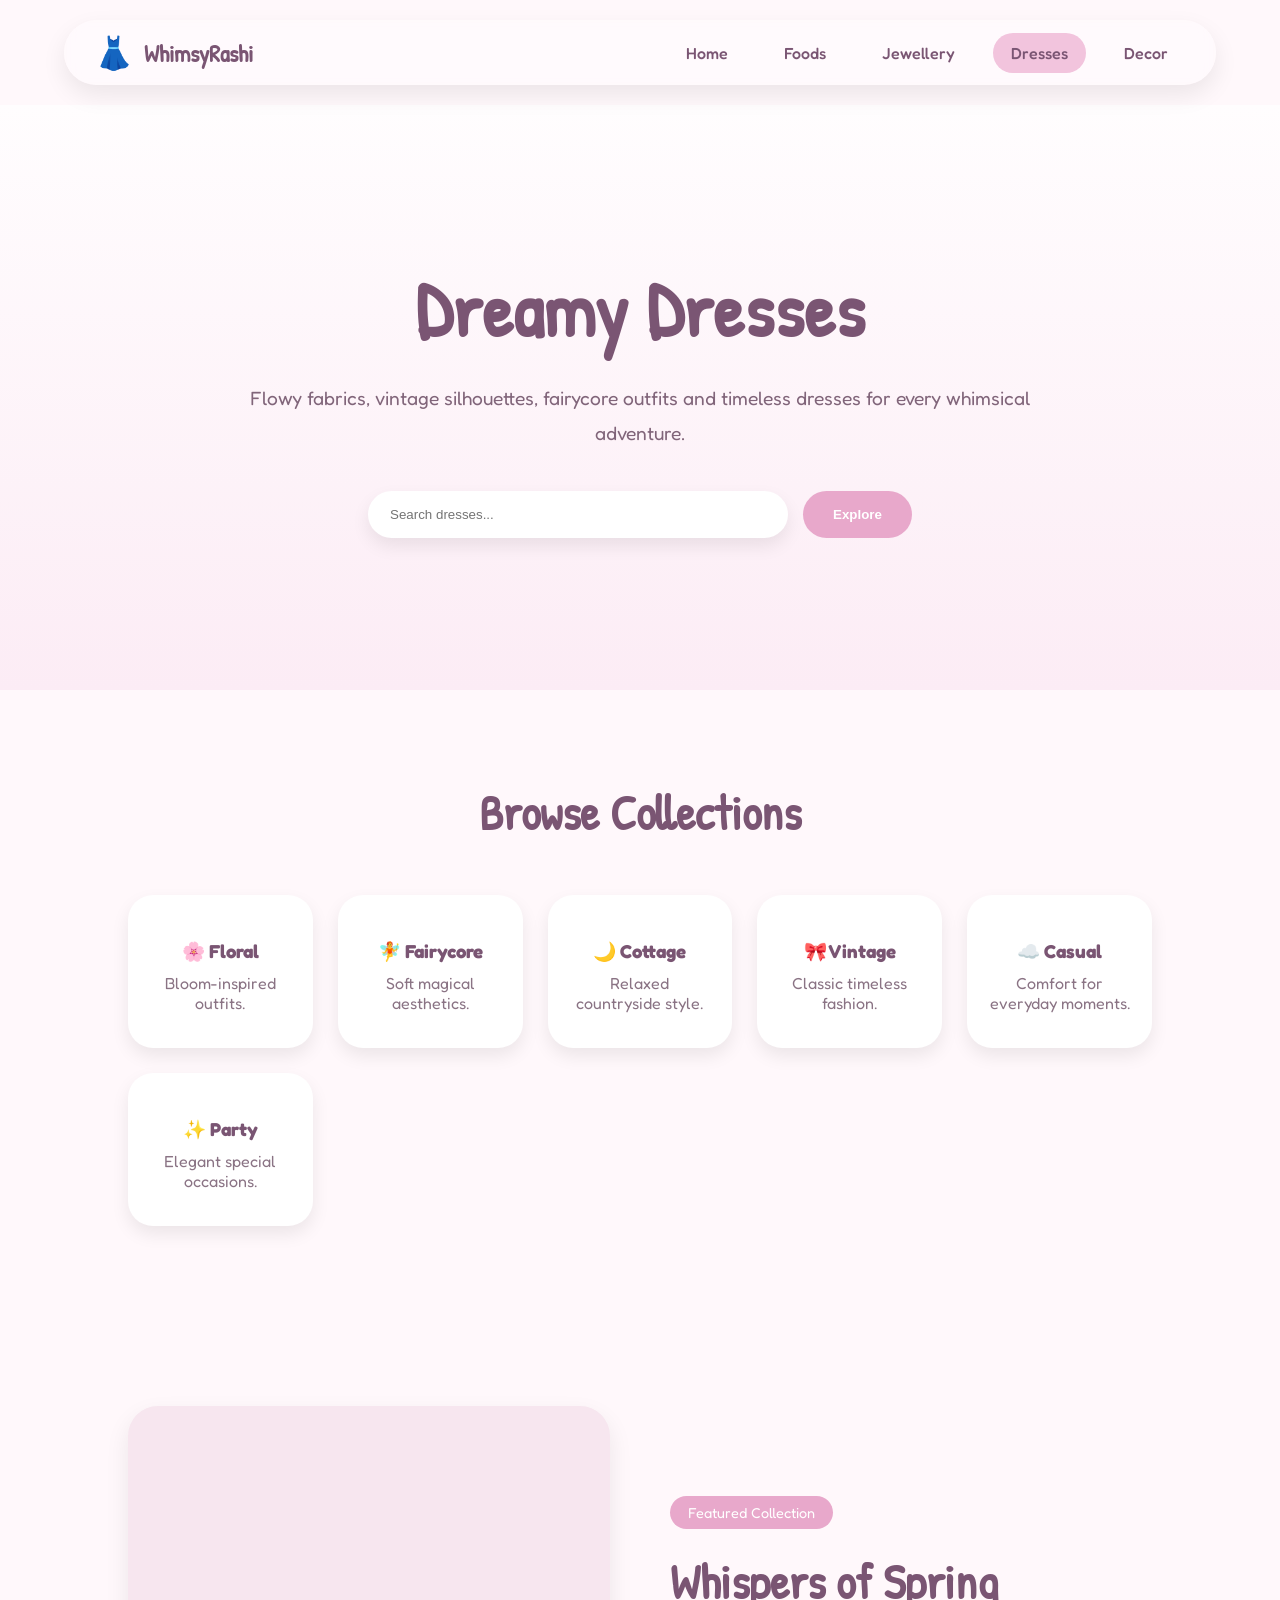
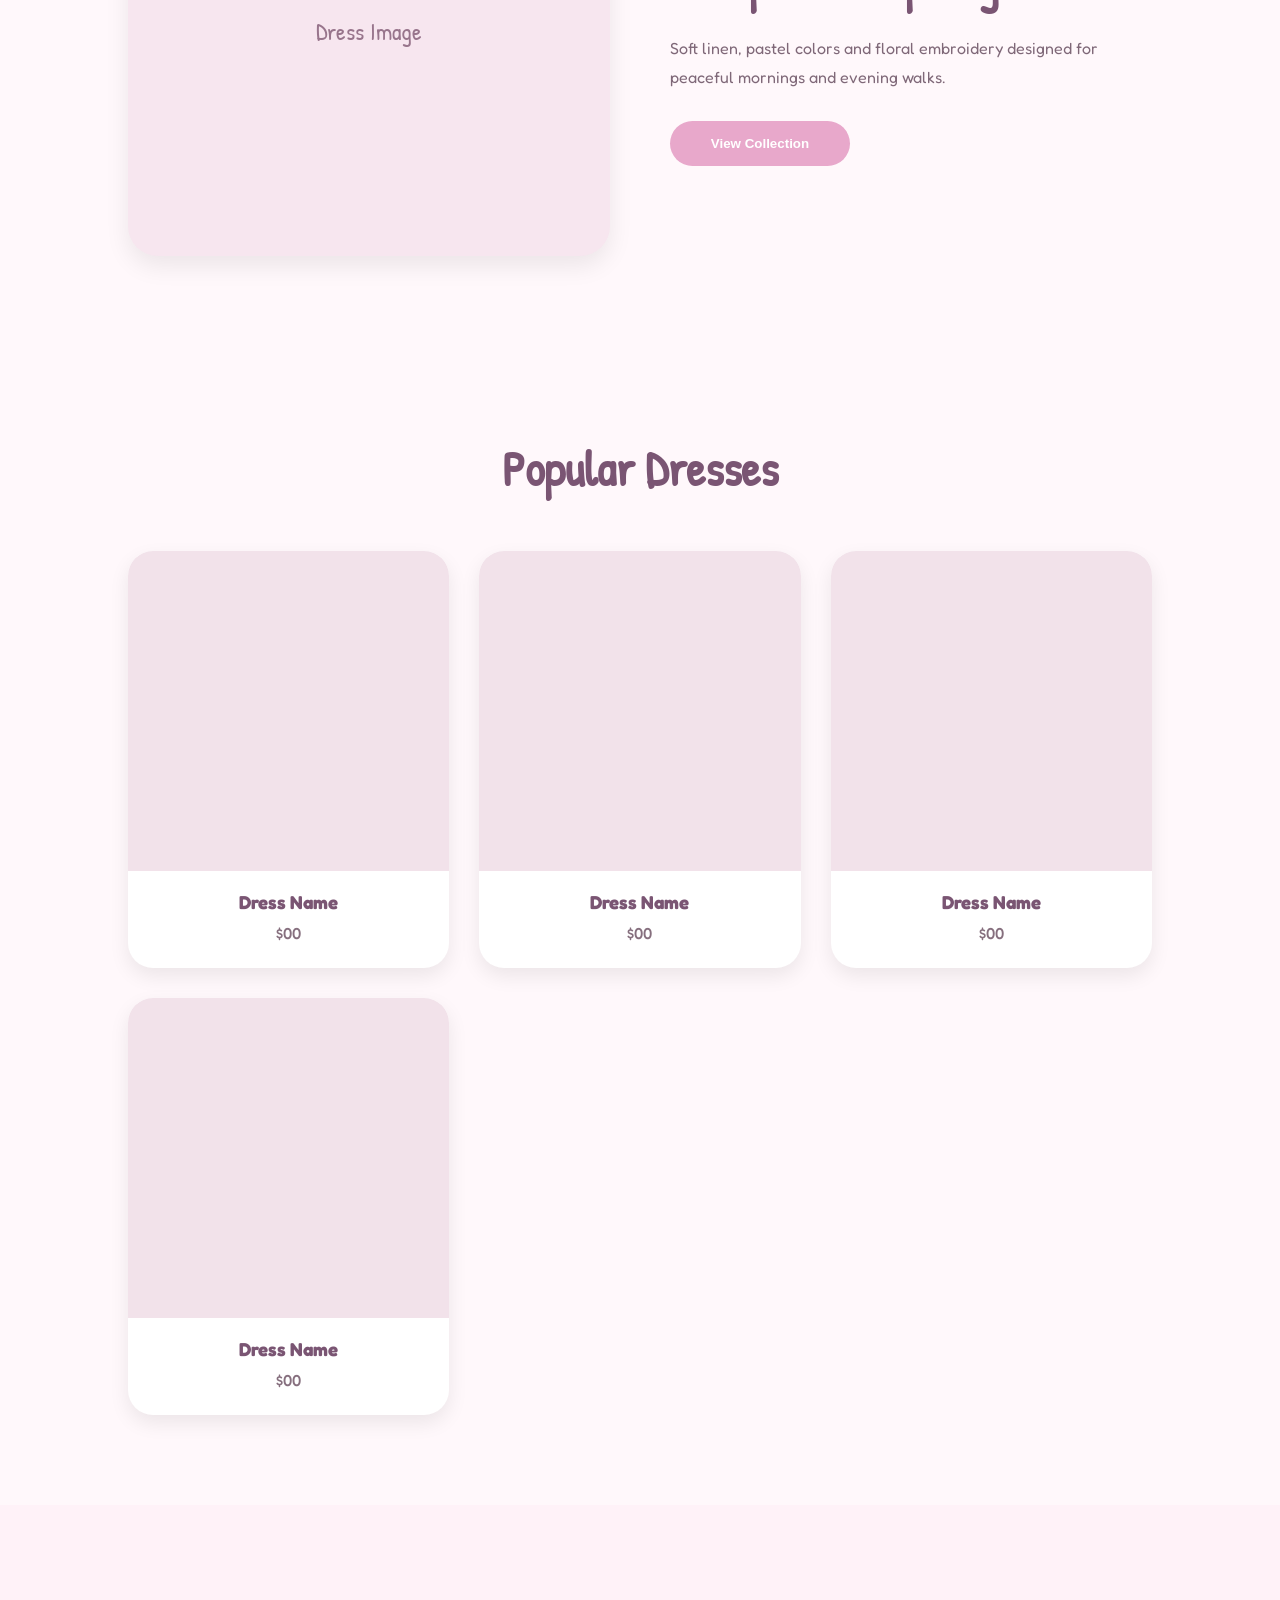
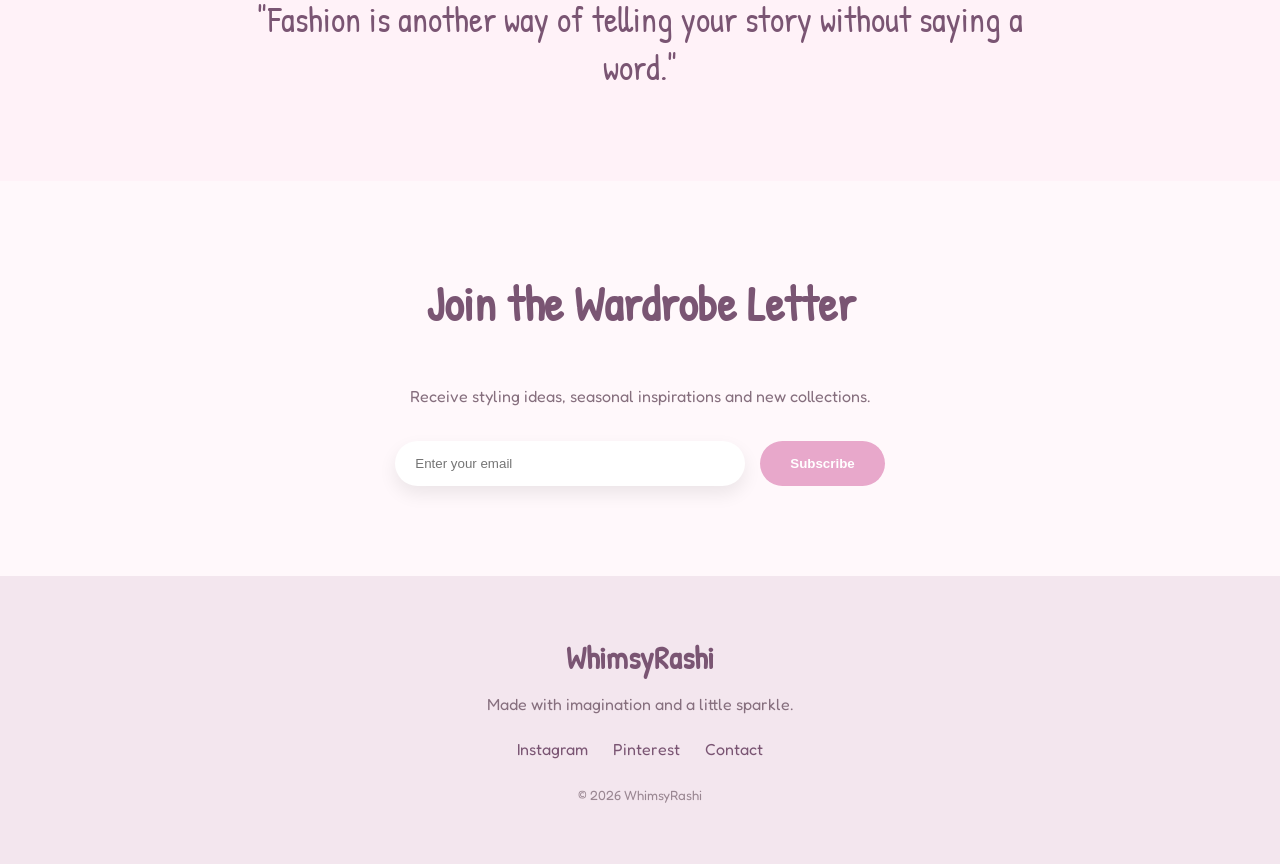
<file: Html/dresses.html>
<!DOCTYPE html>
<html lang="en">

<head>

    <meta charset="UTF-8">
    <meta name="viewport" content="width=device-width, initial-scale=1.0">

    <title>WhimsyRashi | Dresses</title>

    <link rel="stylesheet" href="/CSS/dresses.css">

    <link href="https://fonts.googleapis.com/css2?family=Fredoka:wght@300;400;500;600&family=Patrick+Hand&display=swap" rel="stylesheet">

</head>

<body>

<header>

<div class="navbar">

<div class="logo">

<span>👗</span>

<h2>WhimsyRashi</h2>

</div>

<nav>

<a href="/index.html">Home</a>

<a href="/Html/foods.html">Foods</a>

<a href="/Html/jewellery.html">Jewellery</a>

<a class="active" href="#">Dresses</a>

<a href="/Html/home decor.html">Decor</a>

</nav>

</div>

</header>


<section class="hero">

<div class="hero-content">

<h1>Dreamy Dresses</h1>

<p class="subtitle">

Flowy fabrics, vintage silhouettes, fairycore outfits and timeless dresses for every whimsical adventure.

</p>

<div class="search-box">

<input type="text" placeholder="Search dresses...">

<button>Explore</button>

</div>

</div>

</section>


<section>

<h2>Browse Collections</h2>

<div class="category-grid">

<div class="category-card">
<h3>🌸 Floral</h3>
<p>Bloom-inspired outfits.</p>
</div>

<div class="category-card">
<h3>🧚 Fairycore</h3>
<p>Soft magical aesthetics.</p>
</div>

<div class="category-card">
<h3>🌙 Cottage</h3>
<p>Relaxed countryside style.</p>
</div>

<div class="category-card">
<h3>🎀 Vintage</h3>
<p>Classic timeless fashion.</p>
</div>

<div class="category-card">
<h3>☁️ Casual</h3>
<p>Comfort for everyday moments.</p>
</div>

<div class="category-card">
<h3>✨ Party</h3>
<p>Elegant special occasions.</p>
</div>

</div>

</section>


<section class="featured">

<div class="featured-image">

<div class="placeholder">

Dress Image

</div>

</div>

<div class="featured-text">

<span class="tag">Featured Collection</span>

<h2>Whispers of Spring</h2>

<p>

Soft linen, pastel colors and floral embroidery designed for peaceful mornings and evening walks.

</p>

<button>View Collection</button>

</div>

</section>


<section>

<h2>Popular Dresses</h2>

<div class="dress-grid">

<div class="dress-card">

<div class="dress-image"></div>

<h3>Dress Name</h3>

<p>$00</p>

</div>

<div class="dress-card">

<div class="dress-image"></div>

<h3>Dress Name</h3>

<p>$00</p>

</div>

<div class="dress-card">

<div class="dress-image"></div>

<h3>Dress Name</h3>

<p>$00</p>

</div>

<div class="dress-card">

<div class="dress-image"></div>

<h3>Dress Name</h3>

<p>$00</p>

</div>

</div>

</section>


<section class="quote">

<blockquote>

"Fashion is another way of telling your story without saying a word."

</blockquote>

</section>


<section class="newsletter">

<h2>Join the Wardrobe Letter</h2>

<p>

Receive styling ideas, seasonal inspirations and new collections.

</p>

<form>

<input type="email" placeholder="Enter your email">

<button>Subscribe</button>

</form>

</section>


<footer>

<h3>WhimsyRashi</h3>

<p>Made with imagination and a little sparkle.</p>

<div class="footer-links">

<a href="#">Instagram</a>

<a href="#">Pinterest</a>

<a href="#">Contact</a>

</div>

<small>© 2026 WhimsyRashi</small>

</footer>

</body>

</html>
</file>
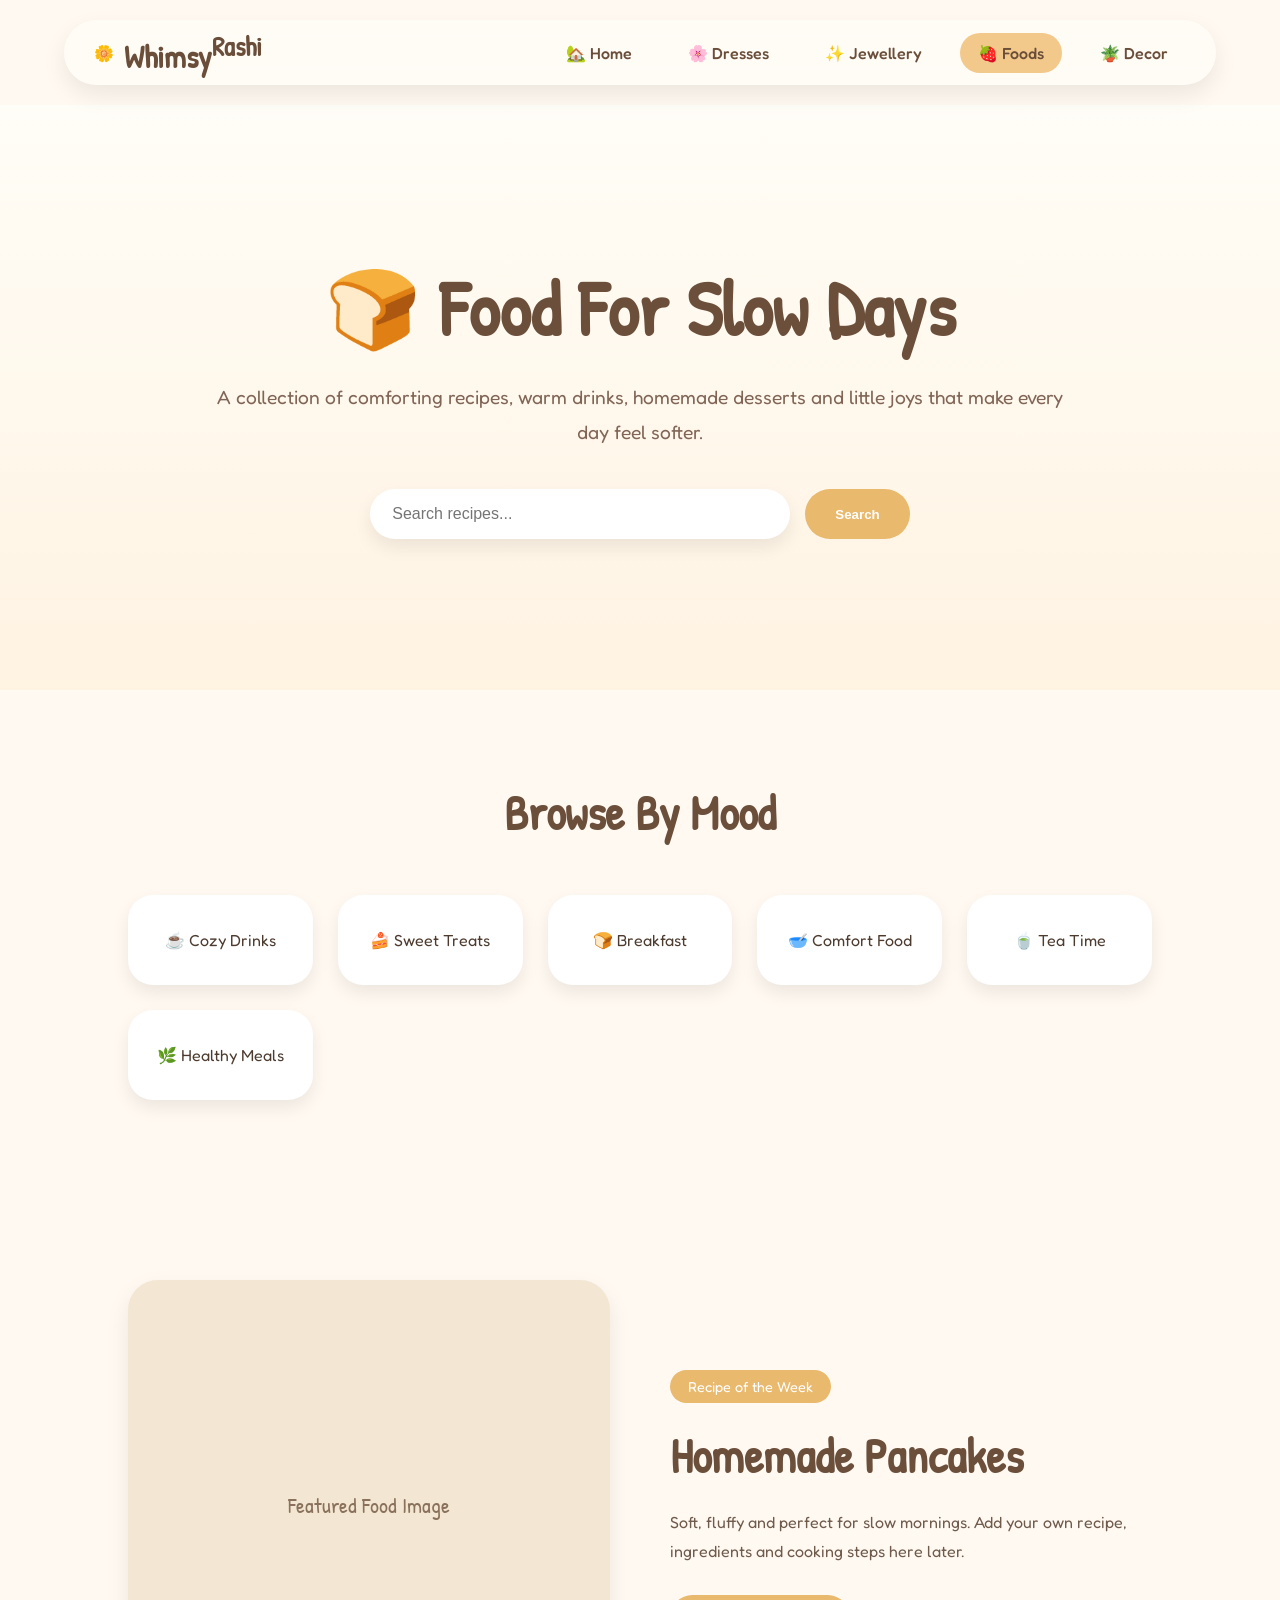
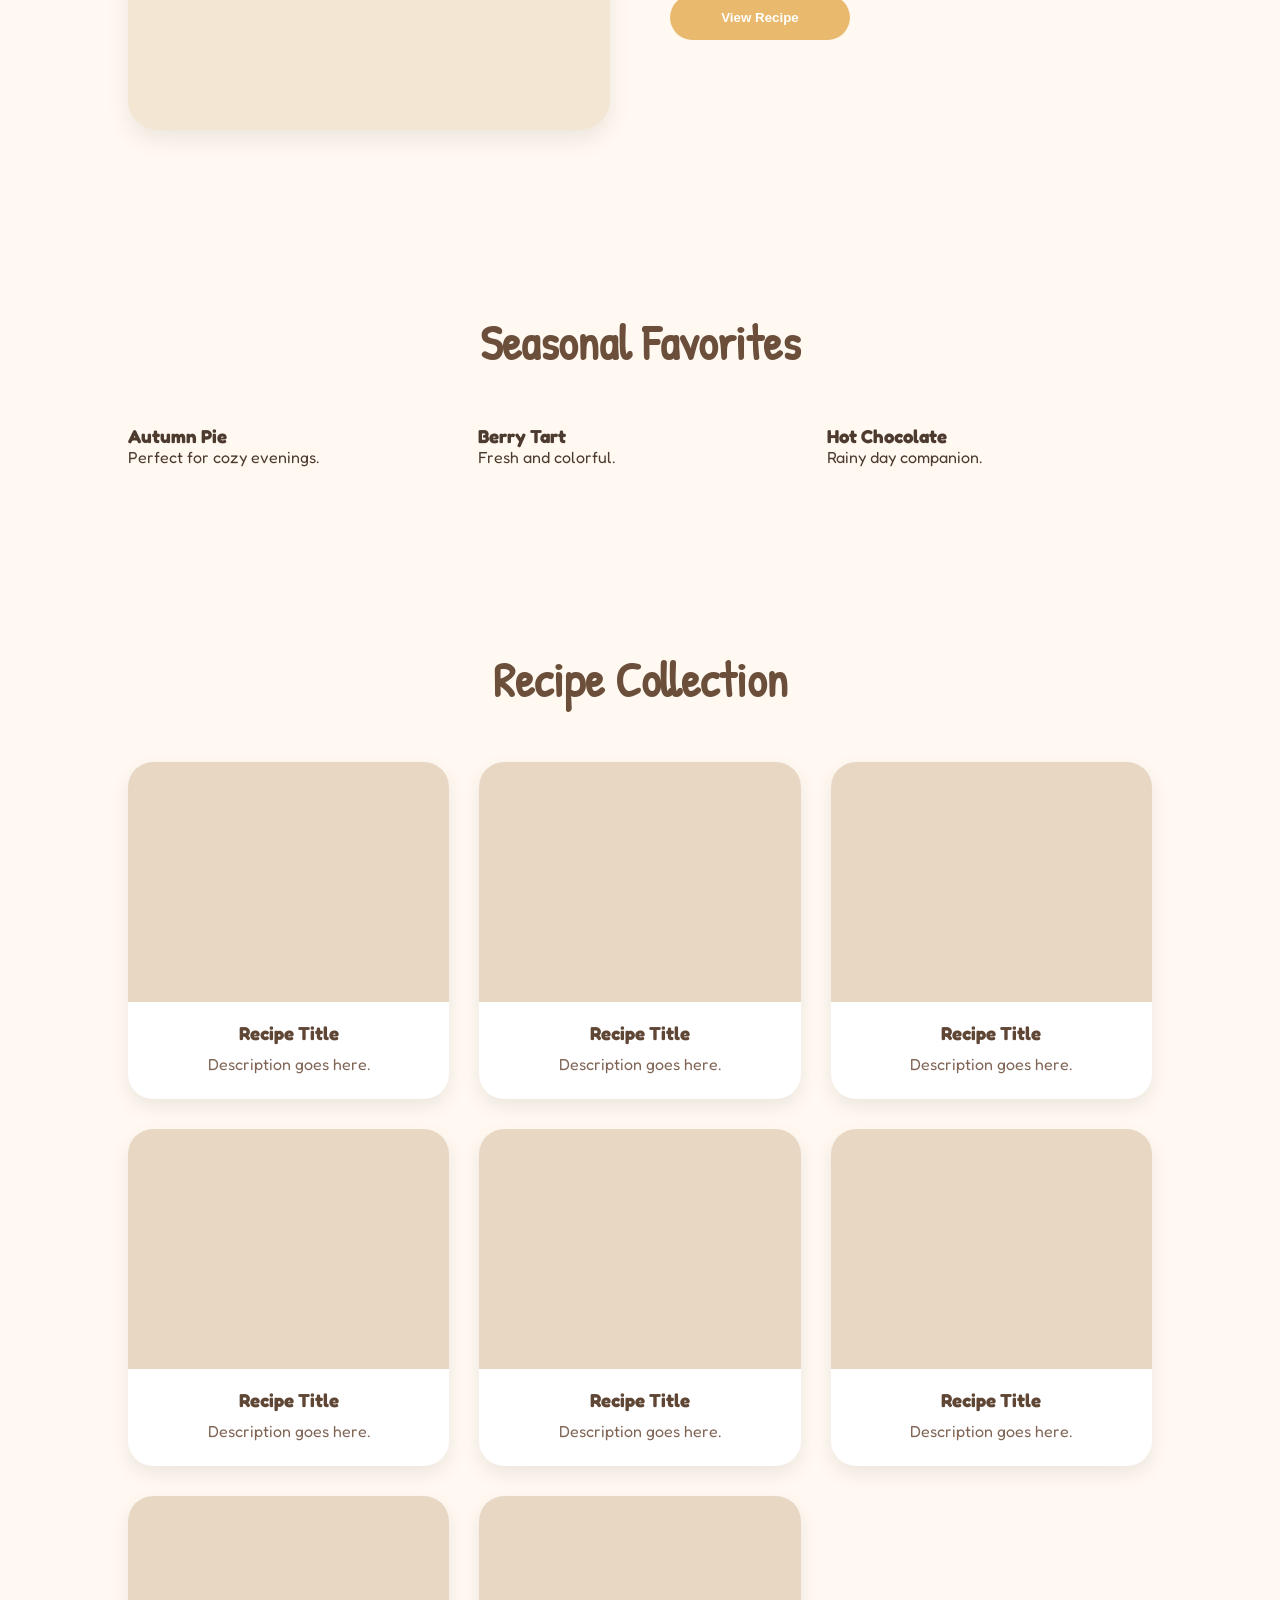
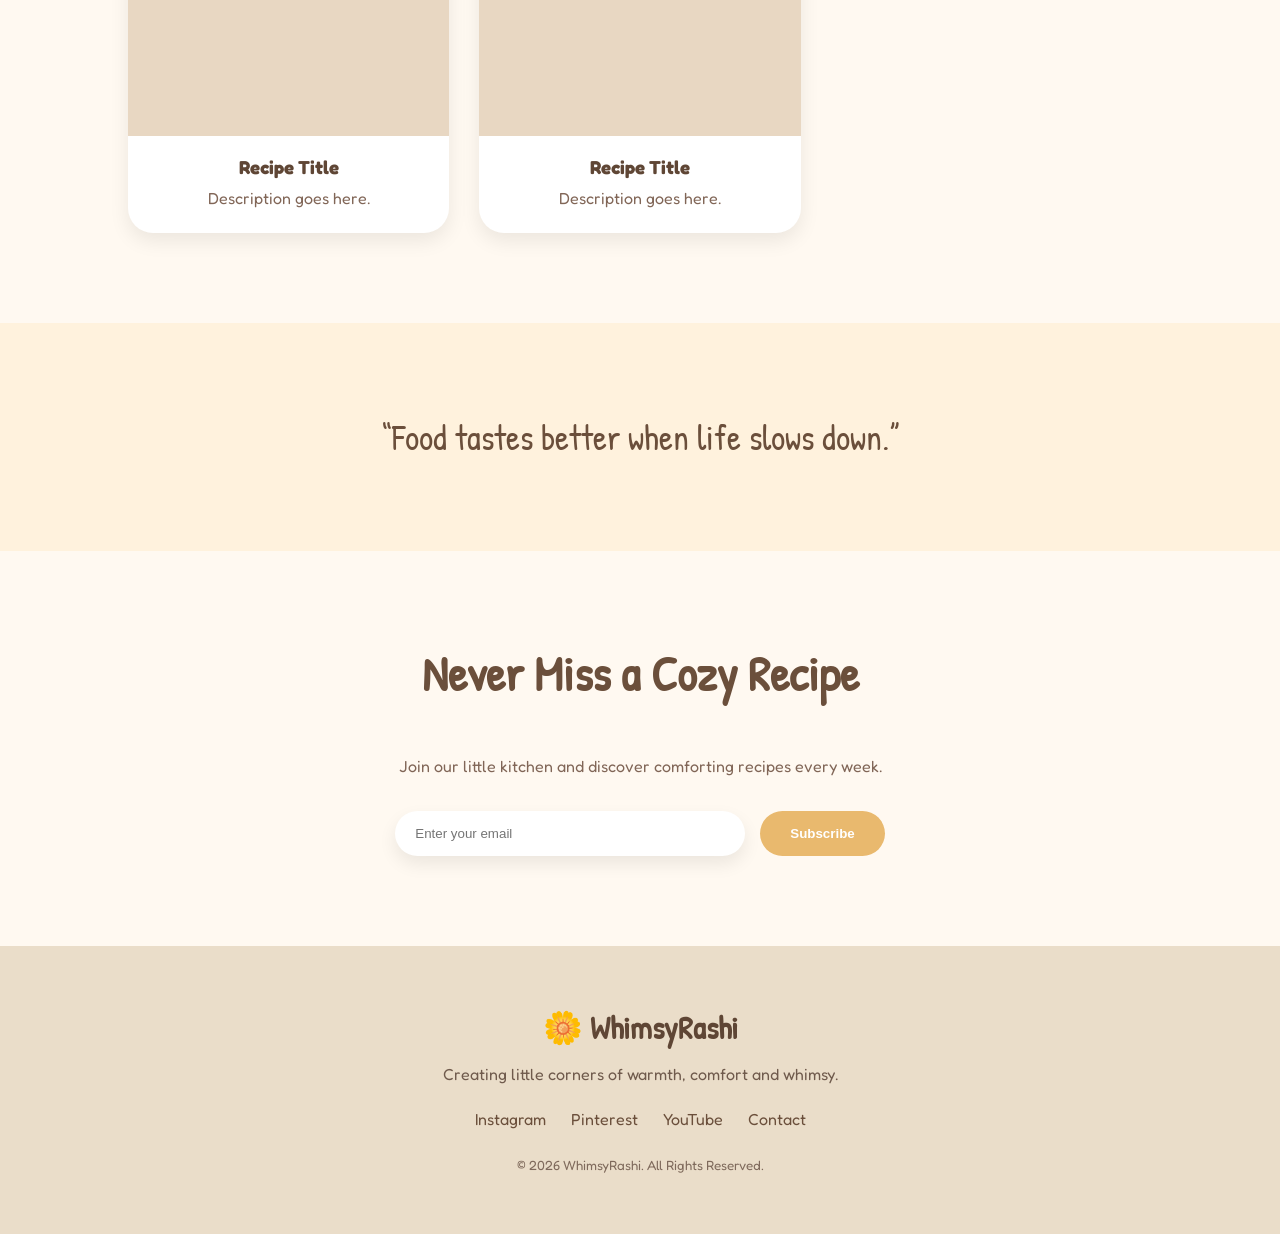
<file: Html/foods.html>
<!DOCTYPE html>
<html lang="en">
<head>
    <meta charset="UTF-8">
    <meta name="viewport" content="width=device-width, initial-scale=1.0">
    <title>WhimsyRashi | Foods</title>

    <link rel="preconnect" href="https://fonts.googleapis.com">
    <link rel="preconnect" href="https://fonts.gstatic.com" crossorigin>

    <link href="https://fonts.googleapis.com/css2?family=Fredoka:wght@400;500;600&family=Patrick+Hand&display=swap" rel="stylesheet">

    <link rel="stylesheet" href="/CSS/foods.css">
</head>

<body>

    <!-- ================= NAVBAR ================= -->

    <header class="navbar">

        <div class="logo">
            🌼 <span>Whimsy<sup>Rashi</sup></span>
        </div>

        <nav>

            <a href="/index.html">🏡 Home</a>
            <a href="/Html/dresses.html">🌸 Dresses</a>
            <a href="/Html/jewellery.html">✨ Jewellery</a>
            <a href="/Html/foods.html" class="active">🍓 Foods</a>
            <a href="/Html/home decor.html">🪴 Decor</a>

        </nav>

    </header>

    <!-- ================= HERO ================= -->

    <section class="hero">

        <div class="hero-content">

            <h1>🍞 Food For Slow Days</h1>

            <p class="subtitle">
                A collection of comforting recipes, warm drinks,
                homemade desserts and little joys that make every day feel softer.
            </p>

            <div class="search-box">

                <input type="text" placeholder="Search recipes...">

                <button>Search</button>

            </div>

        </div>

    </section>

    <!-- ================= CATEGORIES ================= -->

    <section class="categories">

        <h2>Browse By Mood</h2>

        <div class="category-grid">

            <div class="category-card">☕ Cozy Drinks</div>

            <div class="category-card">🍰 Sweet Treats</div>

            <div class="category-card">🍞 Breakfast</div>

            <div class="category-card">🥣 Comfort Food</div>

            <div class="category-card">🍵 Tea Time</div>

            <div class="category-card">🌿 Healthy Meals</div>

        </div>

    </section>

    <!-- ================= FEATURED ================= -->

    <section class="featured">

        <div class="featured-image">

            <!-- Replace with your image -->

            <div class="placeholder">
                Featured Food Image
            </div>

        </div>

        <div class="featured-text">

            <span class="tag">Recipe of the Week</span>

            <h2>Homemade Pancakes</h2>

            <p>
                Soft, fluffy and perfect for slow mornings.
                Add your own recipe, ingredients and cooking steps here later.
            </p>

            <button>View Recipe</button>

        </div>

    </section>

    <!-- ================= SEASONAL PICKS ================= -->

    <section class="seasonal">

        <h2>Seasonal Favorites</h2>

        <div class="season-grid">

            <article class="food-card">

                <div class="food-image"></div>

                <h3>Autumn Pie</h3>

                <p>Perfect for cozy evenings.</p>

            </article>

            <article class="food-card">

                <div class="food-image"></div>

                <h3>Berry Tart</h3>

                <p>Fresh and colorful.</p>

            </article>

            <article class="food-card">

                <div class="food-image"></div>

                <h3>Hot Chocolate</h3>

                <p>Rainy day companion.</p>

            </article>

        </div>

    </section>

    <!-- ================= ALL RECIPES ================= -->

    <section class="recipes">

        <h2>Recipe Collection</h2>

        <div class="recipe-grid">

            <div class="recipe-card">
                <div class="recipe-image"></div>
                <h3>Recipe Title</h3>
                <p>Description goes here.</p>
            </div>

            <div class="recipe-card">
                <div class="recipe-image"></div>
                <h3>Recipe Title</h3>
                <p>Description goes here.</p>
            </div>

            <div class="recipe-card">
                <div class="recipe-image"></div>
                <h3>Recipe Title</h3>
                <p>Description goes here.</p>
            </div>

            <div class="recipe-card">
                <div class="recipe-image"></div>
                <h3>Recipe Title</h3>
                <p>Description goes here.</p>
            </div>

            <div class="recipe-card">
                <div class="recipe-image"></div>
                <h3>Recipe Title</h3>
                <p>Description goes here.</p>
            </div>

            <div class="recipe-card">
                <div class="recipe-image"></div>
                <h3>Recipe Title</h3>
                <p>Description goes here.</p>
            </div>

            <div class="recipe-card">
                <div class="recipe-image"></div>
                <h3>Recipe Title</h3>
                <p>Description goes here.</p>
            </div>

            <div class="recipe-card">
                <div class="recipe-image"></div>
                <h3>Recipe Title</h3>
                <p>Description goes here.</p>
            </div>

        </div>

    </section>

    <!-- ================= QUOTE ================= -->

    <section class="quote">

        <blockquote>

            “Food tastes better when life slows down.”

        </blockquote>

    </section>

    <!-- ================= NEWSLETTER ================= -->

    <section class="newsletter">

        <h2>Never Miss a Cozy Recipe</h2>

        <p>
            Join our little kitchen and discover comforting recipes every week.
        </p>

        <form>

            <input
                type="email"
                placeholder="Enter your email">

            <button type="submit">
                Subscribe
            </button>

        </form>

    </section>

    <!-- ================= FOOTER ================= -->

    <footer>

        <h3>🌼 WhimsyRashi</h3>

        <p>
            Creating little corners of warmth, comfort and whimsy.
        </p>

        <div class="footer-links">

            <a href="#">Instagram</a>

            <a href="#">Pinterest</a>

            <a href="#">YouTube</a>

            <a href="#">Contact</a>

        </div>

        <small>

            © 2026 WhimsyRashi. All Rights Reserved.

        </small>

    </footer>

</body>
</html>
</file>
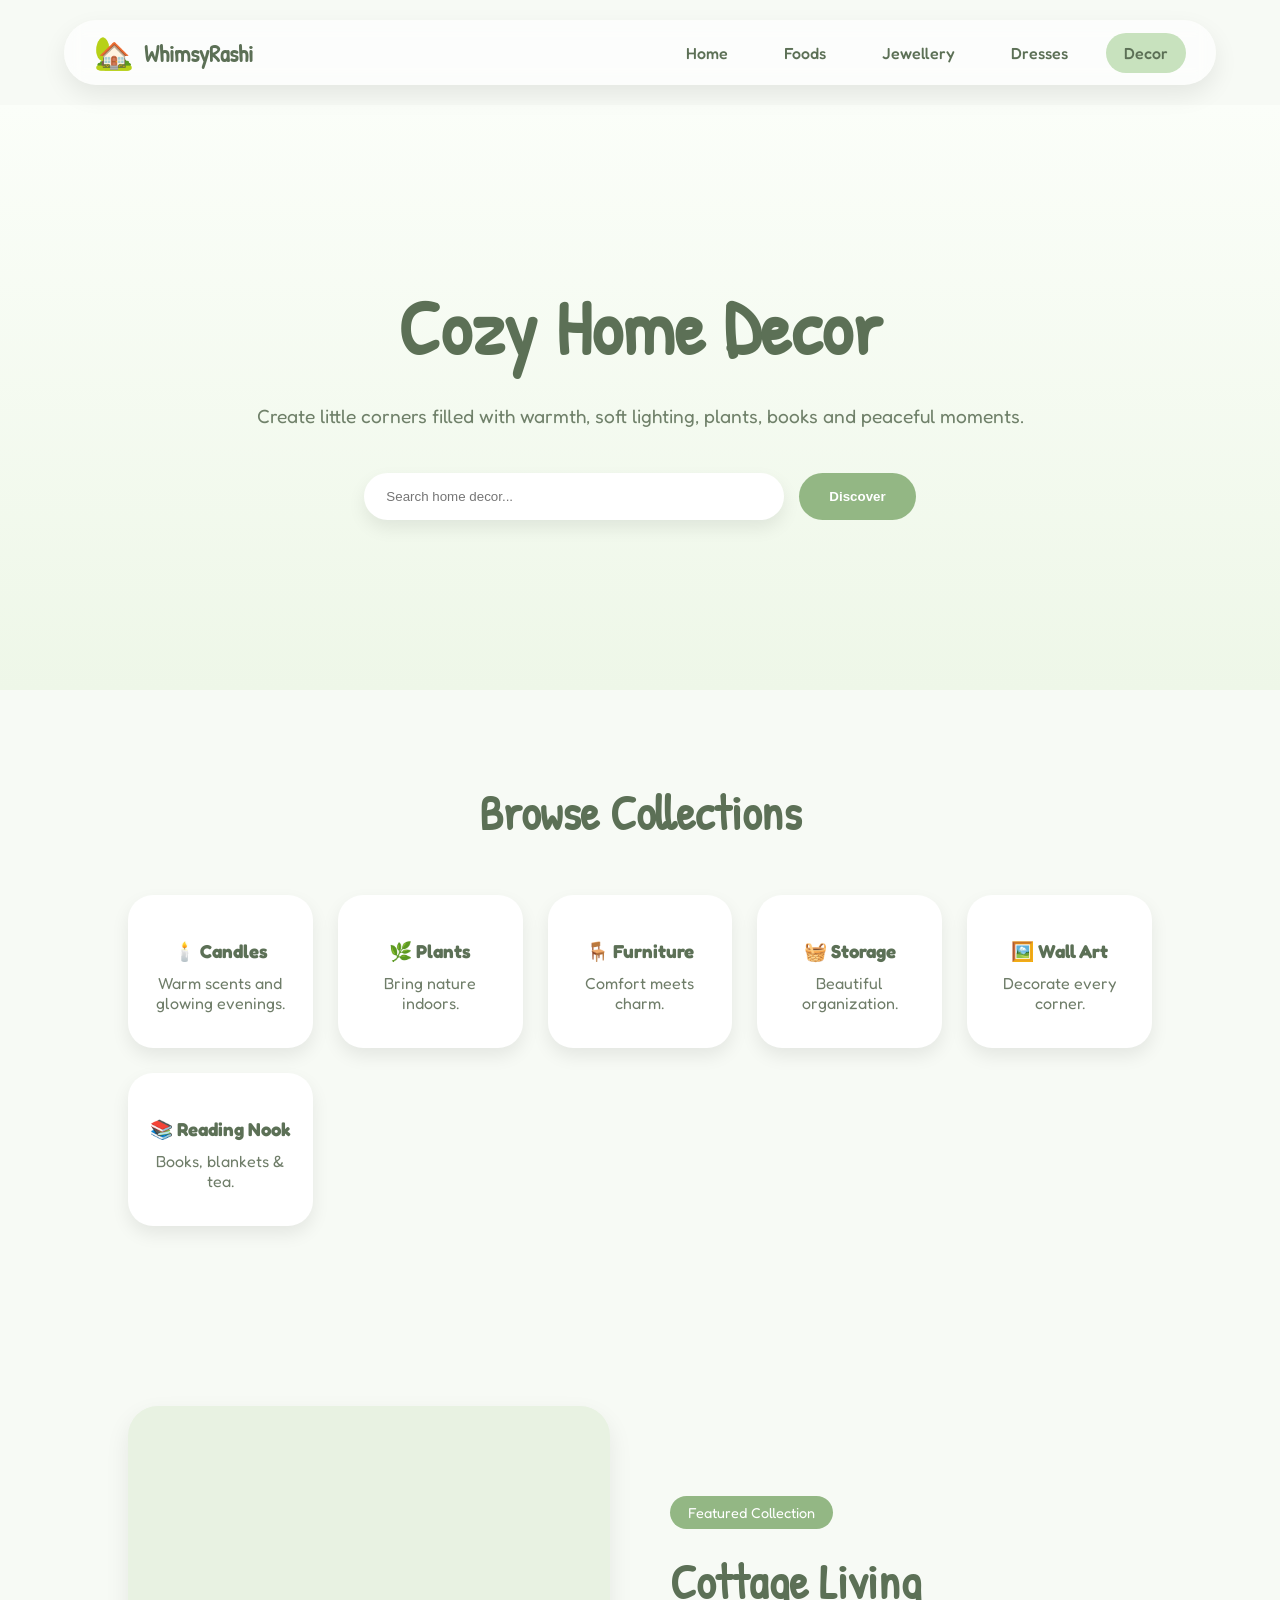
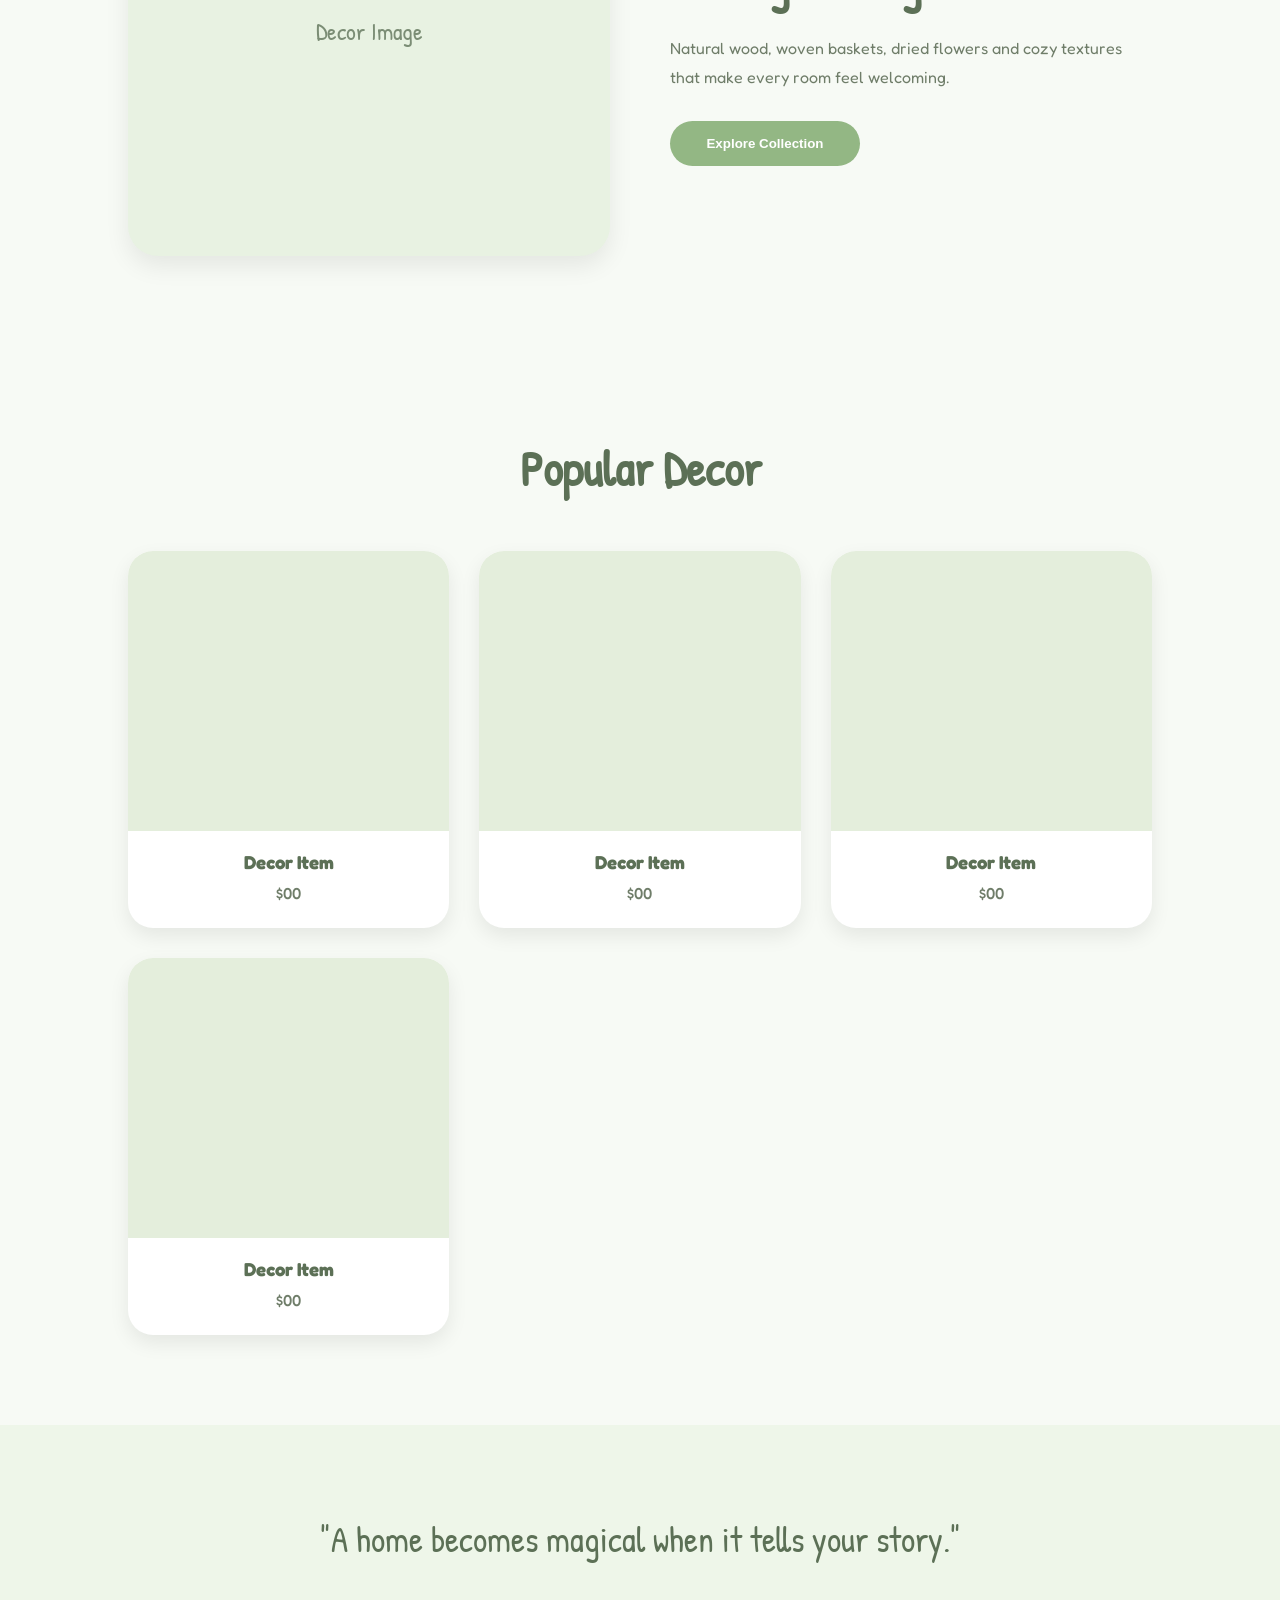
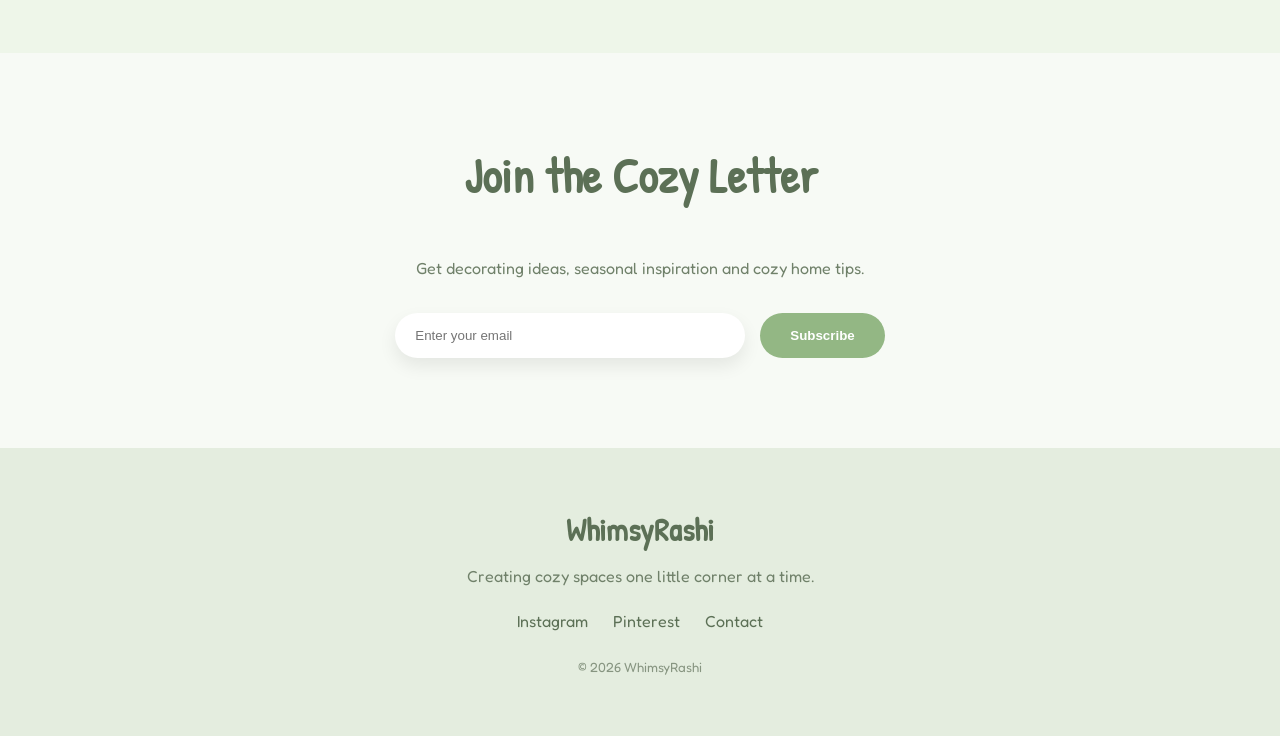
<file: Html/home decor.html>
<!DOCTYPE html>
<html lang="en">

<head>

    <meta charset="UTF-8">
    <meta name="viewport" content="width=device-width, initial-scale=1.0">

    <title>WhimsyRashi | Home Decor</title>

    <link rel="stylesheet" href="/CSS/decor.css">

    <link href="https://fonts.googleapis.com/css2?family=Fredoka:wght@300;400;500;600&family=Patrick+Hand&display=swap" rel="stylesheet">

</head>

<body>

<header>

<div class="navbar">

<div class="logo">

<span>🏡</span>

<h2>WhimsyRashi</h2>

</div>

<nav>

<a href="/index.html">Home</a>

<a href="/Html/foods.html">Foods</a>

<a href="/Html/jewellery.html">Jewellery</a>

<a href="/Html/dresses.html">Dresses</a>

<a class="active" href="#">Decor</a>

</nav>

</div>

</header>

<section class="hero">

<div class="hero-content">

<h1>Cozy Home Decor</h1>

<p class="subtitle">

Create little corners filled with warmth, soft lighting, plants, books and peaceful moments.

</p>

<div class="search-box">

<input type="text" placeholder="Search home decor...">

<button>Discover</button>

</div>

</div>

</section>

<section>

<h2>Browse Collections</h2>

<div class="category-grid">

<div class="category-card">
<h3>🕯️ Candles</h3>
<p>Warm scents and glowing evenings.</p>
</div>

<div class="category-card">
<h3>🌿 Plants</h3>
<p>Bring nature indoors.</p>
</div>

<div class="category-card">
<h3>🪑 Furniture</h3>
<p>Comfort meets charm.</p>
</div>

<div class="category-card">
<h3>🧺 Storage</h3>
<p>Beautiful organization.</p>
</div>

<div class="category-card">
<h3>🖼️ Wall Art</h3>
<p>Decorate every corner.</p>
</div>

<div class="category-card">
<h3>📚 Reading Nook</h3>
<p>Books, blankets & tea.</p>
</div>

</div>

</section>

<section class="featured">

<div class="featured-image">

<div class="placeholder">

Decor Image

</div>

</div>

<div class="featured-text">

<span class="tag">

Featured Collection

</span>

<h2>Cottage Living</h2>

<p>

Natural wood, woven baskets, dried flowers and cozy textures that make every room feel welcoming.

</p>

<button>Explore Collection</button>

</div>

</section>

<section>

<h2>Popular Decor</h2>

<div class="decor-grid">

<div class="decor-card">

<div class="decor-image"></div>

<h3>Decor Item</h3>

<p>$00</p>

</div>

<div class="decor-card">

<div class="decor-image"></div>

<h3>Decor Item</h3>

<p>$00</p>

</div>

<div class="decor-card">

<div class="decor-image"></div>

<h3>Decor Item</h3>

<p>$00</p>

</div>

<div class="decor-card">

<div class="decor-image"></div>

<h3>Decor Item</h3>

<p>$00</p>

</div>

</div>

</section>

<section class="quote">

<blockquote>

"A home becomes magical when it tells your story."

</blockquote>

</section>

<section class="newsletter">

<h2>Join the Cozy Letter</h2>

<p>

Get decorating ideas, seasonal inspiration and cozy home tips.

</p>

<form>

<input type="email" placeholder="Enter your email">

<button>Subscribe</button>

</form>

</section>

<footer>

<h3>WhimsyRashi</h3>

<p>Creating cozy spaces one little corner at a time.</p>

<div class="footer-links">

<a href="#">Instagram</a>

<a href="#">Pinterest</a>

<a href="#">Contact</a>

</div>

<small>© 2026 WhimsyRashi</small>

</footer>

</body>

</html>
</file>
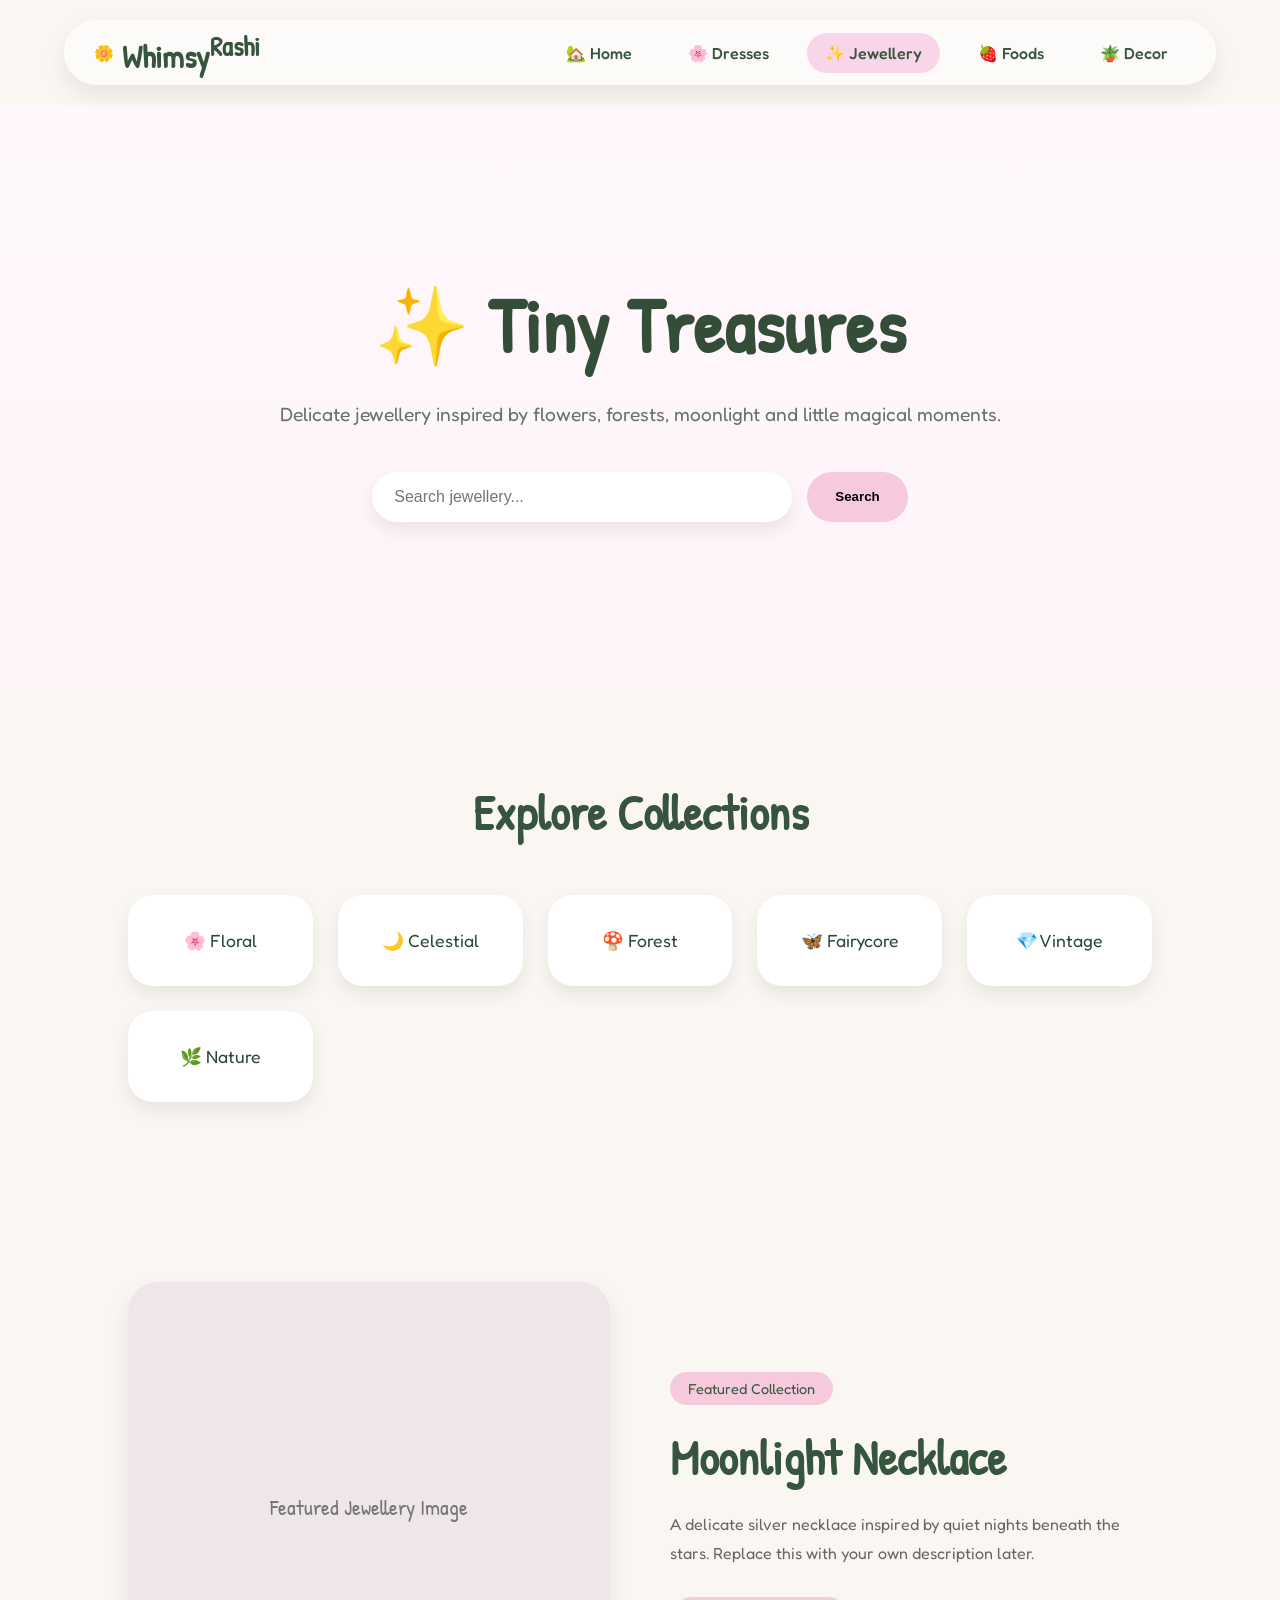
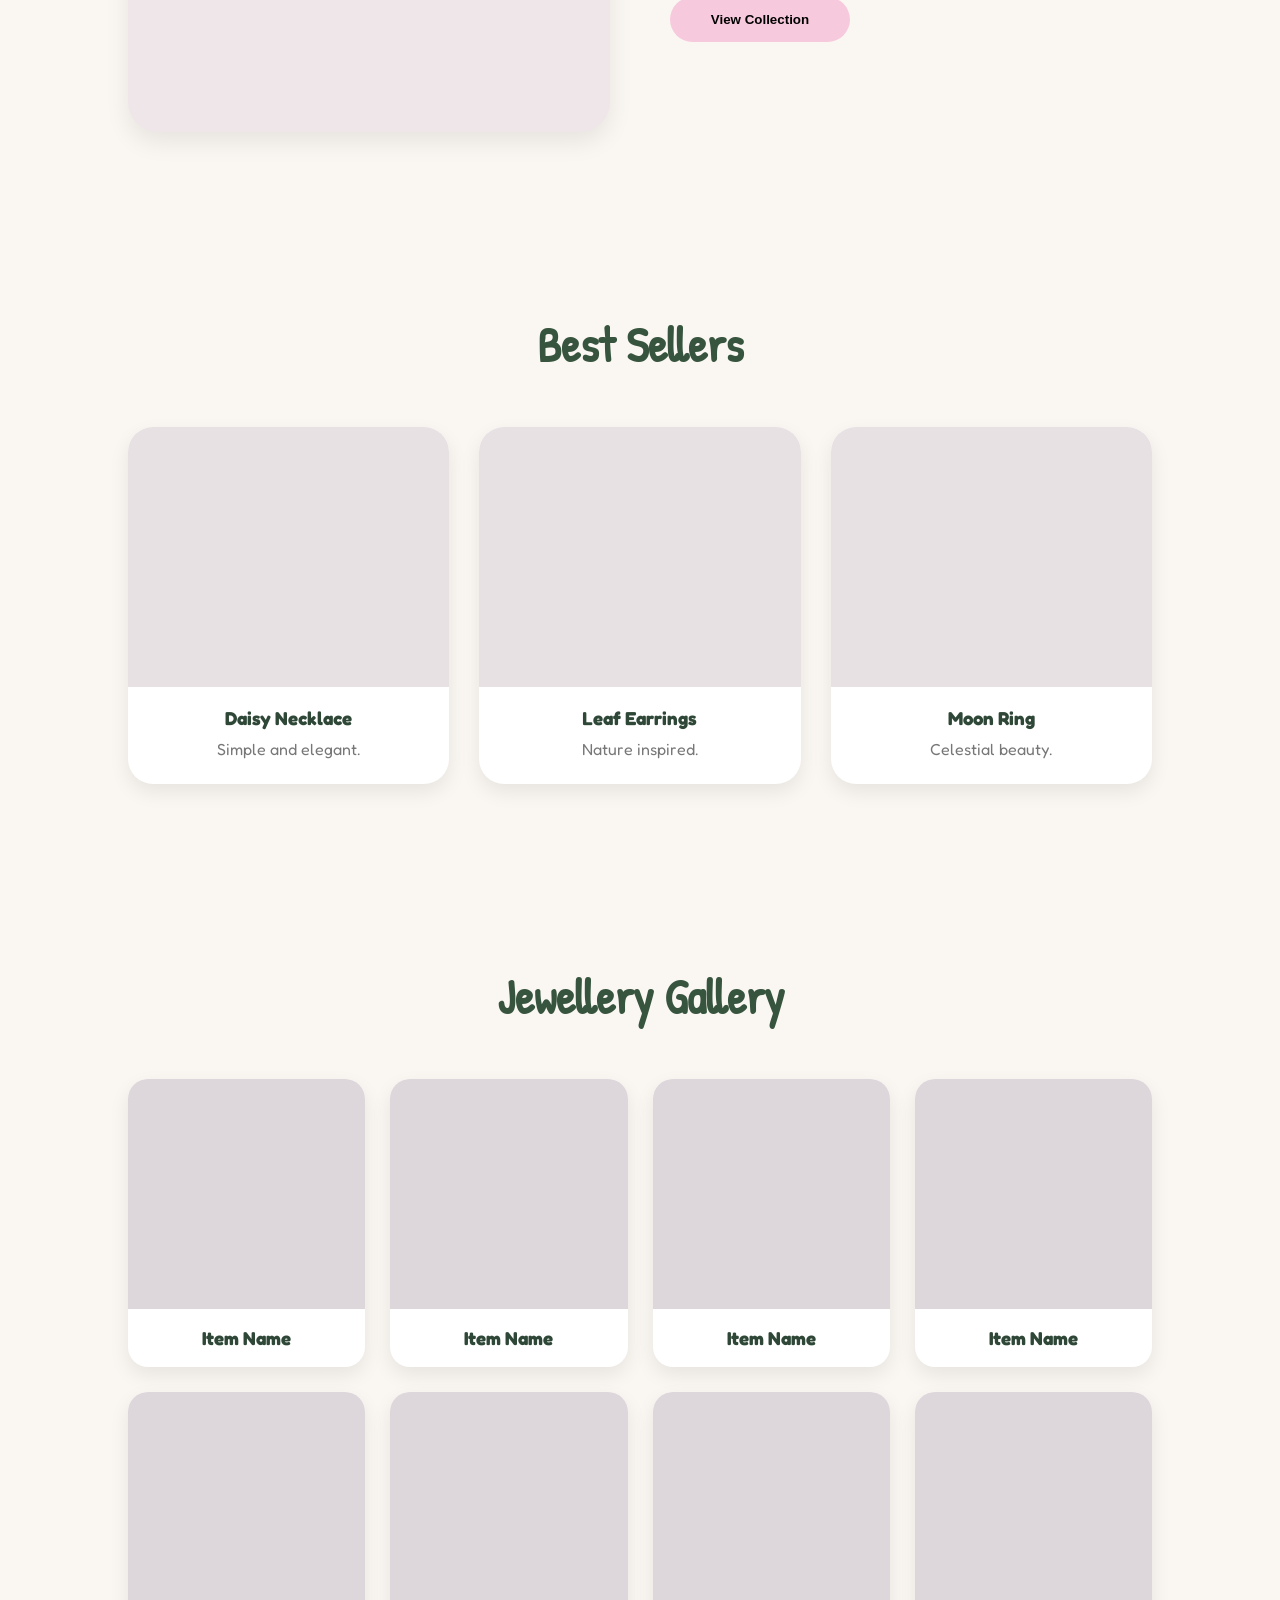
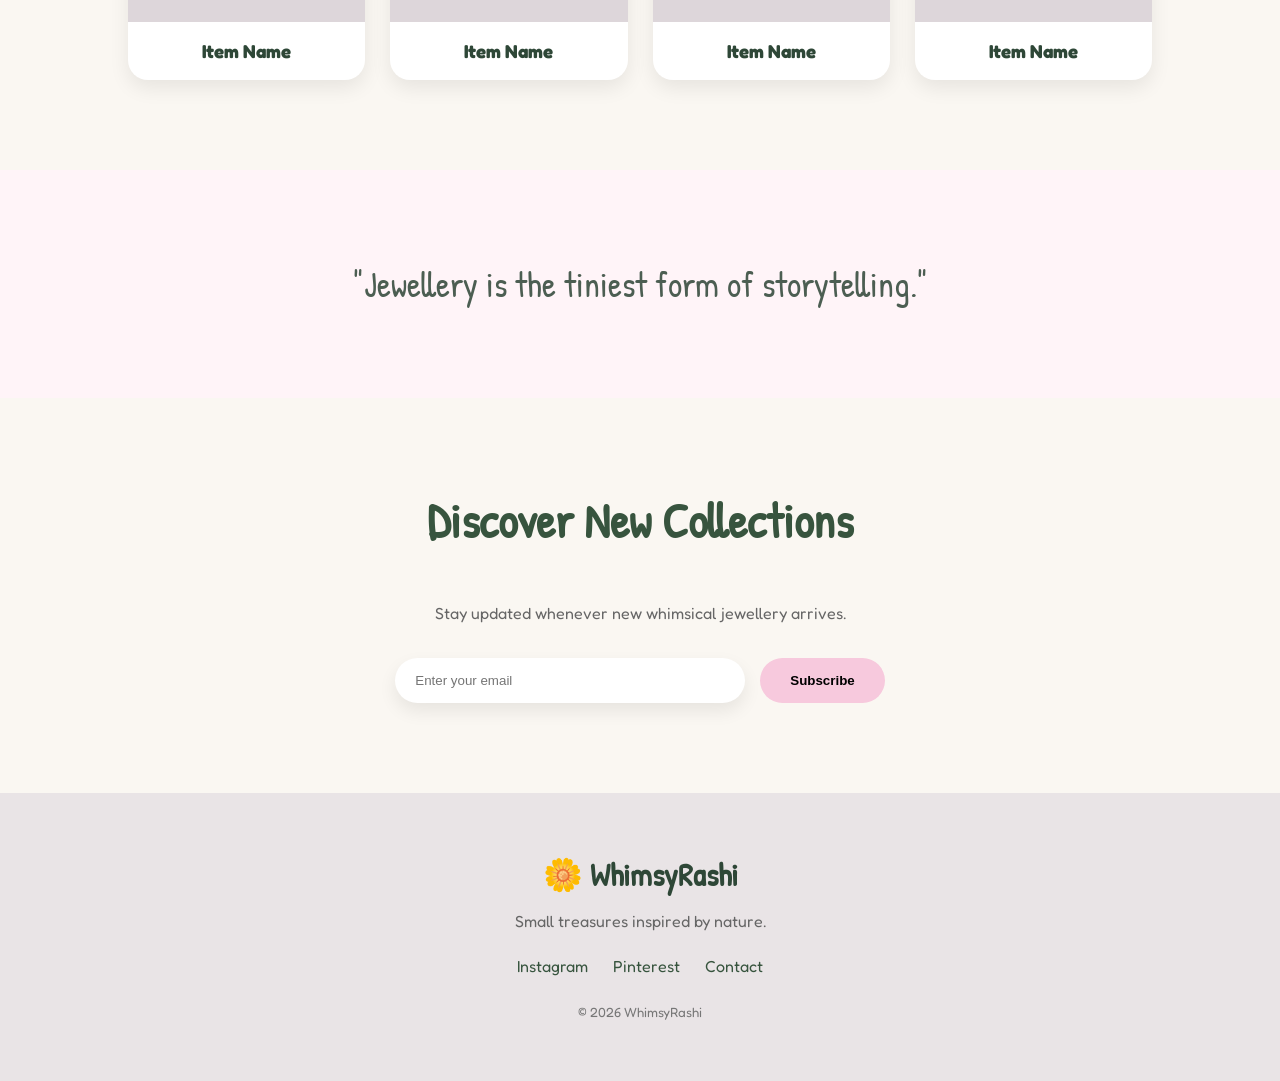
<file: Html/jewellery.html>
<!DOCTYPE html>
<html lang="en">

<head>

    <meta charset="UTF-8">
    <meta name="viewport" content="width=device-width, initial-scale=1.0">

    <title>WhimsyRashi | Jewellery</title>

    <link rel="preconnect" href="https://fonts.googleapis.com">
    <link rel="preconnect" href="https://fonts.gstatic.com" crossorigin>

    <link href="https://fonts.googleapis.com/css2?family=Fredoka:wght@400;500;600&family=Patrick+Hand&display=swap"
        rel="stylesheet">

    <link rel="stylesheet" href="/CSS/jewellery.css">

</head>

<body>

    <!-- NAVBAR -->

    <header class="navbar">

        <div class="logo">
            🌼 <span>Whimsy<sup>Rashi</sup></span>
        </div>

        <nav>

            <a href="/index.html">🏡 Home</a>
            <a href="/Html/dresses.html">🌸 Dresses</a>
            <a href="/Html/jewellery.html" class="active">✨ Jewellery</a>
            <a href="/Html/foods.html">🍓 Foods</a>
            <a href="/Html/home decor.html">🪴 Decor</a>

        </nav>

    </header>

    <!-- HERO -->

    <section class="hero">

        <div class="hero-content">

            <h1>✨ Tiny Treasures</h1>

            <p class="subtitle">
                Delicate jewellery inspired by flowers,
                forests, moonlight and little magical moments.
            </p>

            <div class="search-box">

                <input type="text" placeholder="Search jewellery...">

                <button>Search</button>

            </div>

        </div>

    </section>

    <!-- COLLECTIONS -->

    <section class="collections">

        <h2>Explore Collections</h2>

        <div class="category-grid">

            <div class="category-card">🌸 Floral</div>

            <div class="category-card">🌙 Celestial</div>

            <div class="category-card">🍄 Forest</div>

            <div class="category-card">🦋 Fairycore</div>

            <div class="category-card">💎 Vintage</div>

            <div class="category-card">🌿 Nature</div>

        </div>

    </section>

    <!-- FEATURED -->

    <section class="featured">

        <div class="featured-image">

            <div class="placeholder">
                Featured Jewellery Image
            </div>

        </div>

        <div class="featured-text">

            <span class="tag">
                Featured Collection
            </span>

            <h2>Moonlight Necklace</h2>

            <p>
                A delicate silver necklace inspired by quiet
                nights beneath the stars. Replace this with your
                own description later.
            </p>

            <button>View Collection</button>

        </div>

    </section>

    <!-- BEST SELLERS -->

    <section class="best">

        <h2>Best Sellers</h2>

        <div class="product-grid">

            <div class="product-card">

                <div class="product-image"></div>

                <h3>Daisy Necklace</h3>

                <p>Simple and elegant.</p>

            </div>

            <div class="product-card">

                <div class="product-image"></div>

                <h3>Leaf Earrings</h3>

                <p>Nature inspired.</p>

            </div>

            <div class="product-card">

                <div class="product-image"></div>

                <h3>Moon Ring</h3>

                <p>Celestial beauty.</p>

            </div>

        </div>

    </section>

    <!-- PRODUCT GALLERY -->

    <section class="gallery">

        <h2>Jewellery Gallery</h2>

        <div class="gallery-grid">

            <div class="gallery-card">
                <div class="gallery-image"></div>
                <h3>Item Name</h3>
            </div>

            <div class="gallery-card">
                <div class="gallery-image"></div>
                <h3>Item Name</h3>
            </div>

            <div class="gallery-card">
                <div class="gallery-image"></div>
                <h3>Item Name</h3>
            </div>

            <div class="gallery-card">
                <div class="gallery-image"></div>
                <h3>Item Name</h3>
            </div>

            <div class="gallery-card">
                <div class="gallery-image"></div>
                <h3>Item Name</h3>
            </div>

            <div class="gallery-card">
                <div class="gallery-image"></div>
                <h3>Item Name</h3>
            </div>

            <div class="gallery-card">
                <div class="gallery-image"></div>
                <h3>Item Name</h3>
            </div>

            <div class="gallery-card">
                <div class="gallery-image"></div>
                <h3>Item Name</h3>
            </div>

        </div>

    </section>

    <!-- QUOTE -->

    <section class="quote">

        <blockquote>

            "Jewellery is the tiniest form of storytelling."

        </blockquote>

    </section>

    <!-- NEWSLETTER -->

    <section class="newsletter">

        <h2>Discover New Collections</h2>

        <p>
            Stay updated whenever new whimsical jewellery arrives.
        </p>

        <form>

            <input
                type="email"
                placeholder="Enter your email">

            <button>
                Subscribe
            </button>

        </form>

    </section>

    <!-- FOOTER -->

    <footer>

        <h3>🌼 WhimsyRashi</h3>

        <p>
            Small treasures inspired by nature.
        </p>

        <div class="footer-links">

            <a href="#">Instagram</a>

            <a href="#">Pinterest</a>

            <a href="#">Contact</a>

        </div>

        <small>

            © 2026 WhimsyRashi

        </small>

    </footer>

</body>

</html>
</file>
<file: CSS/dresses.css>
/* ==========================================
   GOOGLE FONTS
========================================== */

*{

    margin:0;
    padding:0;
    box-sizing:border-box;

}

html{

    scroll-behavior:smooth;

}

body{

    font-family:'Fredoka',sans-serif;

    background:#FFF8FB;

    color:#5D4255;

    overflow-x:hidden;

}

/* ==========================================
   NAVBAR
========================================== */

.navbar{

    width:90%;
    max-width:1200px;

    margin:20px auto;

    height:65px;

    display:flex;

    justify-content:space-between;

    align-items:center;

    padding:0 30px;

    background:rgba(255,250,253,.65);

    backdrop-filter:blur(10px);

    border-radius:40px;

    box-shadow:0 10px 25px rgba(0,0,0,.08);

}

.logo{

    display:flex;

    align-items:center;

    gap:10px;

    font-family:'Patrick Hand',cursive;

    color:#7A5573;

}

.logo span{

    font-size:2rem;

}

nav{

    display:flex;

    gap:20px;

}

nav a{

    text-decoration:none;

    color:#7A5573;

    padding:10px 18px;

    border-radius:30px;

    transition:.35s;

    font-weight:500;

}

nav a:hover{

    background:#F7D8E9;

    transform:translateY(-3px);

}

.active{

    background:#F2C4DD;

}

/* ==========================================
   HERO
========================================== */

.hero{

    min-height:65vh;

    display:flex;

    justify-content:center;

    align-items:center;

    text-align:center;

    padding:80px 20px;

    background:linear-gradient(
        180deg,
        #FFFDFE,
        #FCECF5
    );

}

.hero-content{

    max-width:850px;

}

.hero h1{

    font-family:'Patrick Hand',cursive;

    font-size:4.8rem;

    color:#7A5573;

    margin-bottom:20px;

}

.subtitle{

    font-size:1.2rem;

    color:#81657A;

    line-height:1.8;

    margin-bottom:40px;

}

/* ==========================================
   SEARCH BAR
========================================== */

.search-box{

    display:flex;

    justify-content:center;

    gap:15px;

}

.search-box input{

    width:420px;

    padding:16px 22px;

    border:none;

    outline:none;

    border-radius:35px;

    background:white;

    box-shadow:0 8px 18px rgba(0,0,0,.08);

}

.search-box button{

    padding:16px 30px;

    border:none;

    border-radius:35px;

    background:#E8A8CB;

    color:white;

    cursor:pointer;

    font-weight:600;

    transition:.35s;

}

.search-box button:hover{

    background:#DA8DB9;

    transform:translateY(-3px);

}

/* ==========================================
   COMMON SECTION
========================================== */

section{

    padding:90px 10%;

}

section h2{

    text-align:center;

    font-family:'Patrick Hand',cursive;

    font-size:3rem;

    color:#7A5573;

    margin-bottom:50px;

}

/* ==========================================
   COLLECTIONS
========================================== */

.category-grid{

    display:grid;

    grid-template-columns:repeat(auto-fit,minmax(180px,1fr));

    gap:25px;

}

.category-card{

    background:white;

    border-radius:25px;

    padding:35px 20px;

    text-align:center;

    cursor:pointer;

    box-shadow:0 8px 18px rgba(0,0,0,.08);

    transition:.35s;

}

.category-card h3{

    margin-top:10px;

    color:#7A5573;

}

.category-card p{

    margin-top:10px;

    color:#8A7384;

}

.category-card:hover{

    background:#FFF1F7;

    transform:translateY(-8px);

    box-shadow:0 15px 30px rgba(0,0,0,.12);

}
/* ==========================================
   FEATURED COLLECTION
========================================== */

.featured{

    display:grid;

    grid-template-columns:1fr 1fr;

    gap:60px;

    align-items:center;

}

.featured-image{

    height:450px;

    background:#F7E6EF;

    border-radius:30px;

    display:flex;

    justify-content:center;

    align-items:center;

    box-shadow:0 10px 25px rgba(0,0,0,.08);

}

.placeholder{

    font-family:'Patrick Hand',cursive;

    font-size:1.5rem;

    color:#98758C;

}

.featured-text{

    display:flex;

    flex-direction:column;

    justify-content:center;

}

.tag{

    display:inline-block;

    width:max-content;

    padding:8px 18px;

    border-radius:25px;

    background:#E8A8CB;

    color:white;

    margin-bottom:20px;

    font-size:.9rem;

}

.featured-text h2{

    text-align:left;

    font-size:3rem;

    margin-bottom:20px;

}

.featured-text p{

    color:#7F6878;

    line-height:1.8;

    margin-bottom:30px;

}

.featured-text button{

    width:180px;

    padding:15px;

    border:none;

    border-radius:30px;

    background:#E8A8CB;

    color:white;

    cursor:pointer;

    font-weight:600;

    transition:.35s;

}

.featured-text button:hover{

    background:#D88CB8;

    transform:translateY(-4px);

}

/* ==========================================
   DRESS GRID
========================================== */

.dress-grid{

    display:grid;

    grid-template-columns:repeat(auto-fit,minmax(250px,1fr));

    gap:30px;

}

.dress-card{

    background:white;

    border-radius:25px;

    overflow:hidden;

    text-align:center;

    box-shadow:0 8px 20px rgba(0,0,0,.08);

    transition:.35s;

}

.dress-card:hover{

    transform:translateY(-8px);

}

.dress-image{

    height:320px;

    background:#F2E2EA;

}

.dress-card h3{

    margin:20px 0 10px;

    color:#7A5573;

}

.dress-card p{

    margin-bottom:25px;

    color:#866F7E;

    font-weight:500;

}

/* ==========================================
   QUOTE
========================================== */

.quote{

    background:#FFF2F8;

    text-align:center;

}

blockquote{

    font-family:'Patrick Hand',cursive;

    font-size:2.2rem;

    color:#7A5573;

    max-width:800px;

    margin:auto;

}

/* ==========================================
   NEWSLETTER
========================================== */

.newsletter{

    text-align:center;

}

.newsletter p{

    color:#866F7E;

    margin:15px 0 35px;

}

.newsletter form{

    display:flex;

    justify-content:center;

    gap:15px;

}

.newsletter input{

    width:350px;

    padding:15px 20px;

    border:none;

    outline:none;

    border-radius:30px;

    box-shadow:0 8px 18px rgba(0,0,0,.08);

}

.newsletter button{

    padding:15px 30px;

    border:none;

    border-radius:30px;

    background:#E8A8CB;

    color:white;

    cursor:pointer;

    font-weight:600;

    transition:.35s;

}

.newsletter button:hover{

    background:#D88CB8;

}

/* ==========================================
   FOOTER
========================================== */

footer{

    background:#F3E6EE;

    text-align:center;

    padding:60px 20px;

}

footer h3{

    font-family:'Patrick Hand',cursive;

    font-size:2rem;

    color:#7A5573;

    margin-bottom:15px;

}

footer p{

    color:#866F7E;

    margin-bottom:25px;

}

.footer-links{

    display:flex;

    justify-content:center;

    gap:25px;

    margin-bottom:25px;

}

.footer-links a{

    text-decoration:none;

    color:#7A5573;

    transition:.3s;

}

.footer-links a:hover{

    color:#D88CB8;

}

footer small{

    color:#9A8792;

}

/* ==========================================
   RESPONSIVE
========================================== */

@media(max-width:900px){

    .navbar{

        flex-direction:column;

        height:auto;

        padding:20px;

    }

    nav{

        flex-wrap:wrap;

        justify-content:center;

        margin-top:15px;

    }

    .hero h1{

        font-size:3.2rem;

    }

    .search-box{

        flex-direction:column;

        align-items:center;

    }

    .search-box input{

        width:100%;

    }

    .featured{

        grid-template-columns:1fr;

    }

    .newsletter form{

        flex-direction:column;

        align-items:center;

    }

    .newsletter input{

        width:100%;

    }

    .footer-links{

        flex-wrap:wrap;

    }

}

/* ==========================================
   ANIMATIONS
========================================== */

button,
.category-card,
.dress-card{

    transition:.35s ease;

}

button:hover{

    transform:translateY(-4px);

}

.dress-image{

    transition:.4s;

}

.dress-card:hover .dress-image{

    transform:scale(1.05);

}

.category-card:hover{

    transform:translateY(-8px) rotate(-1deg);

}

.hero h1{

    animation:fadeIn 1s ease;

}

@keyframes fadeIn{

    from{

        opacity:0;

        transform:translateY(30px);

    }

    to{

        opacity:1;

        transform:translateY(0);

    }

}
</file>
<file: CSS/foods.css>
/* ==========================================
   GOOGLE FONTS
   Fredoka + Patrick Hand
========================================== */

*{
    margin:0;
    padding:0;
    box-sizing:border-box;
}

html{
    scroll-behavior:smooth;
}

body{

    font-family:'Fredoka',sans-serif;
    background:#FFF9F1;
    color:#4D3B2F;
    overflow-x:hidden;

}

/* ==========================================
   NAVBAR
========================================== */

.navbar{

    width:90%;
    max-width:1200px;

    margin:20px auto;

    height:65px;

    display:flex;
    justify-content:space-between;
    align-items:center;

    padding:0 30px;

    background:rgba(255,252,247,.65);

    backdrop-filter:blur(10px);

    border-radius:40px;

    box-shadow:0 10px 25px rgba(0,0,0,.08);

}

.logo{

    display:flex;
    align-items:center;

    gap:10px;

    font-family:'Patrick Hand',cursive;

    color:#6A4E3A;

}

.logo span{

    font-size:2rem;
    font-weight:bold;

}

nav{

    display:flex;
    gap:20px;

}

nav a{

    text-decoration:none;

    color:#6A4E3A;

    padding:10px 18px;

    border-radius:30px;

    transition:.35s;

    font-weight:500;

}

nav a:hover{

    background:#F8D7A7;

    transform:translateY(-3px);

}

.active{

    background:#F3C98B;

}

/* ==========================================
   HERO
========================================== */

.hero{

    min-height:65vh;

    display:flex;
    justify-content:center;
    align-items:center;

    text-align:center;

    padding:80px 20px;

    background:linear-gradient(
        180deg,
        #FFFDF7,
        #FFF3E2
    );

}

.hero-content{

    max-width:850px;

}

.hero h1{

    font-family:'Patrick Hand',cursive;

    font-size:4.8rem;

    color:#6B4F3B;

    margin-bottom:20px;

}

.subtitle{

    font-size:1.2rem;

    color:#816657;

    line-height:1.8;

    margin-bottom:40px;

}

/* ==========================================
   SEARCH BAR
========================================== */

.search-box{

    display:flex;

    justify-content:center;

    gap:15px;

}

.search-box input{

    width:420px;

    padding:16px 22px;

    border:none;

    outline:none;

    border-radius:35px;

    background:white;

    font-size:1rem;

    box-shadow:0 8px 18px rgba(0,0,0,.08);

}

.search-box button{

    padding:16px 30px;

    border:none;

    border-radius:35px;

    cursor:pointer;

    background:#E9B96E;

    color:white;

    font-weight:600;

    transition:.35s;

}

.search-box button:hover{

    background:#D9A553;

    transform:translateY(-3px);

}

/* ==========================================
   COMMON SECTION
========================================== */

section{

    padding:90px 10%;

}

section h2{

    text-align:center;

    font-family:'Patrick Hand',cursive;

    font-size:3rem;

    color:#6B4F3B;

    margin-bottom:50px;

}

/* ==========================================
   FOOD CATEGORIES
========================================== */

.category-grid{

    display:grid;

    grid-template-columns:repeat(auto-fit,minmax(180px,1fr));

    gap:25px;

}

.category-card{

    background:white;

    border-radius:25px;

    padding:35px 20px;

    text-align:center;

    cursor:pointer;

    box-shadow:0 8px 18px rgba(0,0,0,.08);

    transition:.35s;

}

.category-card h3{

    margin-top:15px;

    color:#6A4E3A;

}

.category-card p{

    margin-top:10px;

    color:#7A6A5E;

    font-size:.95rem;

}

.category-card:hover{

    transform:translateY(-8px);

    background:#FFF5E7;

    box-shadow:0 15px 30px rgba(0,0,0,.12);

}

/* ==========================================
   FEATURED RECIPE
========================================== */

.featured{

    display:grid;

    grid-template-columns:1fr 1fr;

    gap:60px;

    align-items:center;

}

.featured-image{

    height:450px;

    background:#F3E7D3;

    border-radius:30px;

    display:flex;
    justify-content:center;
    align-items:center;

    box-shadow:0 10px 25px rgba(0,0,0,.08);

}

.placeholder{

    font-family:'Patrick Hand',cursive;

    font-size:1.4rem;

    color:#8A715B;

}

.featured-text{

    display:flex;

    flex-direction:column;

    justify-content:center;

}

.tag{

    display:inline-block;

    width:max-content;

    padding:8px 18px;

    border-radius:25px;

    background:#E9B96E;

    color:white;

    margin-bottom:20px;

    font-size:.9rem;

}

.featured-text h2{

    text-align:left;

    margin-bottom:20px;

    font-size:3rem;

}

.featured-text p{

    color:#6F5A4C;

    line-height:1.8;

    margin-bottom:30px;

}

.featured-text button{

    width:180px;

    padding:15px;

    border:none;

    border-radius:30px;

    background:#E9B96E;

    color:white;

    cursor:pointer;

    font-weight:600;

    transition:.3s;

}

.featured-text button:hover{

    background:#D89E4D;

    transform:translateY(-4px);

}

/* ==========================================
   RECIPE CARDS
========================================== */

.recipe-grid{

    display:grid;

    grid-template-columns:repeat(auto-fit,minmax(250px,1fr));

    gap:30px;

}

.recipe-card{

    background:white;

    border-radius:25px;

    overflow:hidden;

    text-align:center;

    box-shadow:0 8px 20px rgba(0,0,0,.08);

    transition:.35s;

}

.recipe-card:hover{

    transform:translateY(-8px);

}

.recipe-image{

    height:240px;

    background:#E8D7C2;

}

.recipe-card h3{

    margin:20px 0 10px;

    color:#5F4635;

}

.recipe-card p{

    margin-bottom:25px;

    color:#816657;

}

/* ==========================================
   SEASONAL FAVORITES
========================================== */

.season-grid{

    display:grid;

    grid-template-columns:repeat(auto-fit,minmax(220px,1fr));

    gap:25px;

}

.season-card{

    background:white;

    border-radius:20px;

    overflow:hidden;

    text-align:center;

    box-shadow:0 8px 20px rgba(0,0,0,.08);

    transition:.35s;

}

.season-card:hover{

    transform:scale(1.03);

}

.season-image{

    height:220px;

    background:#EEDFC8;

}

.season-card h3{

    padding:18px;

    color:#6B4F3B;

}

/* ==========================================
   QUOTE
========================================== */

.quote{

    background:#FFF2DD;

    text-align:center;

}

blockquote{

    font-family:'Patrick Hand',cursive;

    font-size:2.2rem;

    color:#6B4F3B;

}

/* ==========================================
   NEWSLETTER
========================================== */

.newsletter{

    text-align:center;

}

.newsletter p{

    color:#816657;

    margin:15px 0 35px;

}

.newsletter form{

    display:flex;

    justify-content:center;

    gap:15px;

}

.newsletter input{

    width:350px;

    padding:15px 20px;

    border:none;

    outline:none;

    border-radius:30px;

    box-shadow:0 8px 18px rgba(0,0,0,.08);

}

.newsletter button{

    padding:15px 30px;

    border:none;

    border-radius:30px;

    background:#E9B96E;

    color:white;

    cursor:pointer;

    font-weight:600;

    transition:.3s;

}

.newsletter button:hover{

    background:#D89E4D;

}

/* ==========================================
   FOOTER
========================================== */

footer{

    background:#EADDC9;

    text-align:center;

    padding:60px 20px;

}

footer h3{

    font-family:'Patrick Hand',cursive;

    font-size:2rem;

    margin-bottom:15px;

    color:#5F4635;

}

footer p{

    color:#6F5A4C;

    margin-bottom:25px;

}

.footer-links{

    display:flex;

    justify-content:center;

    gap:25px;

    margin-bottom:25px;

}

.footer-links a{

    text-decoration:none;

    color:#6B4F3B;

    transition:.3s;

}

.footer-links a:hover{

    color:#C17D3A;

}

footer small{

    color:#7F6A5C;

}

/* ==========================================
   RESPONSIVE
========================================== */

@media(max-width:900px){

    .navbar{

        flex-direction:column;

        height:auto;

        padding:20px;

    }

    nav{

        flex-wrap:wrap;

        justify-content:center;

        margin-top:15px;

    }

    .hero h1{

        font-size:3.2rem;

    }

    .search-box{

        flex-direction:column;

        align-items:center;

    }

    .search-box input{

        width:100%;

    }

    .featured{

        grid-template-columns:1fr;

    }

    .newsletter form{

        flex-direction:column;

        align-items:center;

    }

    .newsletter input{

        width:100%;

    }

    .footer-links{

        flex-wrap:wrap;

    }

}

/* ==========================================
   SMALL ANIMATIONS
========================================== */

button,
.category-card,
.recipe-card,
.season-card{

    transition:.35s ease;

}

button:hover{

    transform:translateY(-4px);

}

.recipe-image,
.season-image{

    transition:.4s;

}

.recipe-card:hover .recipe-image,
.season-card:hover .season-image{

    transform:scale(1.05);

}
</file>
<file: CSS/decor.css>
/* ==========================================
   RESET
========================================== */

*{

    margin:0;
    padding:0;
    box-sizing:border-box;

}

html{

    scroll-behavior:smooth;

}

body{

    font-family:'Fredoka',sans-serif;

    background:#F7FAF5;

    color:#4F5C4A;

    overflow-x:hidden;

}

/* ==========================================
   NAVBAR
========================================== */

.navbar{

    width:90%;
    max-width:1200px;

    margin:20px auto;

    height:65px;

    display:flex;

    justify-content:space-between;

    align-items:center;

    padding:0 30px;

    background:rgba(255,255,255,.65);

    backdrop-filter:blur(10px);

    border-radius:40px;

    box-shadow:0 10px 25px rgba(0,0,0,.08);

}

.logo{

    display:flex;

    align-items:center;

    gap:10px;

    font-family:'Patrick Hand',cursive;

    color:#5C7056;

}

.logo span{

    font-size:2rem;

}

nav{

    display:flex;

    gap:20px;

}

nav a{

    text-decoration:none;

    color:#5C7056;

    padding:10px 18px;

    border-radius:30px;

    transition:.35s;

    font-weight:500;

}

nav a:hover{

    background:#DCEED5;

    transform:translateY(-3px);

}

.active{

    background:#C8E2BE;

}

/* ==========================================
   HERO
========================================== */

.hero{

    min-height:65vh;

    display:flex;

    justify-content:center;

    align-items:center;

    text-align:center;

    padding:80px 20px;

    background:linear-gradient(

        180deg,

        #FBFEF9,

        #EEF7E8

    );

}

.hero-content{

    max-width:850px;

}

.hero h1{

    font-family:'Patrick Hand',cursive;

    font-size:4.8rem;

    color:#5C7056;

    margin-bottom:20px;

}

.subtitle{

    font-size:1.2rem;

    color:#70816A;

    line-height:1.8;

    margin-bottom:40px;

}

/* ==========================================
   SEARCH
========================================== */

.search-box{

    display:flex;

    justify-content:center;

    gap:15px;

}

.search-box input{

    width:420px;

    padding:16px 22px;

    border:none;

    outline:none;

    border-radius:35px;

    background:white;

    box-shadow:0 8px 18px rgba(0,0,0,.08);

}

.search-box button{

    padding:16px 30px;

    border:none;

    border-radius:35px;

    background:#93B784;

    color:white;

    cursor:pointer;

    font-weight:600;

    transition:.35s;

}

.search-box button:hover{

    background:#7DA56E;

    transform:translateY(-3px);

}

/* ==========================================
   COMMON SECTIONS
========================================== */

section{

    padding:90px 10%;

}

section h2{

    text-align:center;

    font-family:'Patrick Hand',cursive;

    font-size:3rem;

    color:#5C7056;

    margin-bottom:50px;

}

/* ==========================================
   CATEGORY GRID
========================================== */

.category-grid{

    display:grid;

    grid-template-columns:repeat(auto-fit,minmax(180px,1fr));

    gap:25px;

}

.category-card{

    background:white;

    border-radius:25px;

    padding:35px 20px;

    text-align:center;

    cursor:pointer;

    box-shadow:0 8px 18px rgba(0,0,0,.08);

    transition:.35s;

}

.category-card h3{

    margin-top:10px;

    color:#5C7056;

}

.category-card p{

    margin-top:10px;

    color:#6F7D69;

}

.category-card:hover{

    background:#F3FAEF;

    transform:translateY(-8px);

    box-shadow:0 15px 30px rgba(0,0,0,.12);

}

/* ==========================================
   FEATURED COLLECTION
========================================== */

.featured{

    display:grid;

    grid-template-columns:1fr 1fr;

    gap:60px;

    align-items:center;

}

.featured-image{

    height:450px;

    background:#E8F2E2;

    border-radius:30px;

    display:flex;

    justify-content:center;

    align-items:center;

    box-shadow:0 10px 25px rgba(0,0,0,.08);

}

.placeholder{

    font-family:'Patrick Hand',cursive;

    font-size:1.5rem;

    color:#7B8D75;

}

.featured-text{

    display:flex;

    flex-direction:column;

    justify-content:center;

}

.tag{

    display:inline-block;

    width:max-content;

    padding:8px 18px;

    border-radius:25px;

    background:#93B784;

    color:white;

    margin-bottom:20px;

    font-size:.9rem;

}

.featured-text h2{

    text-align:left;

    font-size:3rem;

    margin-bottom:20px;

}

.featured-text p{

    color:#6F7D69;

    line-height:1.8;

    margin-bottom:30px;

}

.featured-text button{

    width:190px;

    padding:15px;

    border:none;

    border-radius:30px;

    background:#93B784;

    color:white;

    cursor:pointer;

    font-weight:600;

    transition:.35s;

}

.featured-text button:hover{

    background:#7DA56E;

    transform:translateY(-4px);

}

/* ==========================================
   DECOR GRID
========================================== */

.decor-grid{

    display:grid;

    grid-template-columns:repeat(auto-fit,minmax(250px,1fr));

    gap:30px;

}

.decor-card{

    background:white;

    border-radius:25px;

    overflow:hidden;

    text-align:center;

    box-shadow:0 8px 20px rgba(0,0,0,.08);

    transition:.35s;

}

.decor-card:hover{

    transform:translateY(-8px);

}

.decor-image{

    height:280px;

    background:#E4EEDC;

}

.decor-card h3{

    margin:20px 0 10px;

    color:#5C7056;

}

.decor-card p{

    margin-bottom:25px;

    color:#6F7D69;

    font-weight:500;

}

/* ==========================================
   QUOTE
========================================== */

.quote{

    background:#EEF6E9;

    text-align:center;

}

blockquote{

    font-family:'Patrick Hand',cursive;

    font-size:2.2rem;

    color:#5C7056;

    max-width:800px;

    margin:auto;

}

/* ==========================================
   NEWSLETTER
========================================== */

.newsletter{

    text-align:center;

}

.newsletter p{

    color:#70816A;

    margin:15px 0 35px;

}

.newsletter form{

    display:flex;

    justify-content:center;

    gap:15px;

}

.newsletter input{

    width:350px;

    padding:15px 20px;

    border:none;

    outline:none;

    border-radius:30px;

    box-shadow:0 8px 18px rgba(0,0,0,.08);

}

.newsletter button{

    padding:15px 30px;

    border:none;

    border-radius:30px;

    background:#93B784;

    color:white;

    cursor:pointer;

    font-weight:600;

    transition:.35s;

}

.newsletter button:hover{

    background:#7DA56E;

}

/* ==========================================
   FOOTER
========================================== */

footer{

    background:#E4EDDF;

    text-align:center;

    padding:60px 20px;

}

footer h3{

    font-family:'Patrick Hand',cursive;

    font-size:2rem;

    color:#5C7056;

    margin-bottom:15px;

}

footer p{

    color:#70816A;

    margin-bottom:25px;

}

.footer-links{

    display:flex;

    justify-content:center;

    gap:25px;

    margin-bottom:25px;

}

.footer-links a{

    text-decoration:none;

    color:#5C7056;

    transition:.3s;

}

.footer-links a:hover{

    color:#7DA56E;

}

footer small{

    color:#879581;

}

/* ==========================================
   RESPONSIVE
========================================== */

@media(max-width:900px){

    .navbar{

        flex-direction:column;

        height:auto;

        padding:20px;

    }

    nav{

        flex-wrap:wrap;

        justify-content:center;

        margin-top:15px;

    }

    .hero h1{

        font-size:3.2rem;

    }

    .search-box{

        flex-direction:column;

        align-items:center;

    }

    .search-box input{

        width:100%;

    }

    .featured{

        grid-template-columns:1fr;

    }

    .newsletter form{

        flex-direction:column;

        align-items:center;

    }

    .newsletter input{

        width:100%;

    }

    .footer-links{

        flex-wrap:wrap;

    }

}

/* ==========================================
   ANIMATIONS
========================================== */

button,
.category-card,
.decor-card{

    transition:.35s ease;

}

button:hover{

    transform:translateY(-4px);

}

.decor-image{

    transition:.4s;

}

.decor-card:hover .decor-image{

    transform:scale(1.05);

}

.category-card:hover{

    transform:translateY(-8px) rotate(1deg);

}

.hero h1{

    animation:fadeIn 1s ease;

}

@keyframes fadeIn{

    from{

        opacity:0;

        transform:translateY(30px);

    }

    to{

        opacity:1;

        transform:translateY(0);

    }

}
</file>
<file: CSS/jewellery.css>
/* ==========================================
   GOOGLE FONTS
   Fredoka + Patrick Hand
========================================== */

*{
    margin:0;
    padding:0;
    box-sizing:border-box;
}

html{
    scroll-behavior:smooth;
}

body{

    font-family:'Fredoka',sans-serif;
    background:#FAF7F2;
    color:#2E4737;
    overflow-x:hidden;

}

/* ==========================================
   NAVBAR
========================================== */

.navbar{

    width:90%;
    max-width:1200px;

    margin:20px auto;

    height:65px;

    display:flex;
    justify-content:space-between;
    align-items:center;

    padding:0 30px;

    background:rgba(255,255,255,.55);

    backdrop-filter:blur(8px);

    border-radius:40px;

    box-shadow:0 10px 25px rgba(0,0,0,.08);

}

.logo{

    display:flex;
    align-items:center;

    gap:8px;

    font-family:'Patrick Hand',cursive;

    color:#37543E;

}

.logo span{

    font-size:2rem;
    font-weight:bold;

}

nav{

    display:flex;
    gap:20px;

}

nav a{

    text-decoration:none;
    color:#37543E;

    font-weight:500;

    padding:10px 18px;

    border-radius:30px;

    transition:.35s;

}

nav a:hover{

    background:#FCE7F2;

    transform:translateY(-3px);

}

.active{

    background:#F8D5E8;

}

/* ==========================================
   HERO
========================================== */

.hero{

    min-height:65vh;

    display:flex;
    justify-content:center;
    align-items:center;

    text-align:center;

    padding:80px 20px;

    background:linear-gradient(
        180deg,
        #FFF8FC,
        #FDF4F8
    );

}

.hero-content{

    max-width:850px;

}

.hero h1{

    font-family:'Patrick Hand',cursive;

    font-size:4.8rem;

    color:#344D38;

    margin-bottom:20px;

}

.subtitle{

    font-size:1.2rem;

    line-height:1.8;

    color:#657368;

    margin-bottom:40px;

}

/* ==========================================
   SEARCH BAR
========================================== */

.search-box{

    display:flex;

    justify-content:center;

    gap:15px;

}

.search-box input{

    width:420px;

    padding:16px 22px;

    border:none;

    outline:none;

    border-radius:35px;

    font-size:1rem;

    background:white;

    box-shadow:0 8px 18px rgba(0,0,0,.08);

}

.search-box button{

    padding:16px 28px;

    border:none;

    border-radius:35px;

    background:#F7C9DD;

    cursor:pointer;

    font-weight:600;

    transition:.35s;

}

.search-box button:hover{

    background:#F3B8D2;

    transform:translateY(-3px);

}

/* ==========================================
   COMMON SECTION
========================================== */

section{

    padding:90px 10%;

}

section h2{

    text-align:center;

    font-family:'Patrick Hand',cursive;

    font-size:3rem;

    color:#37543E;

    margin-bottom:50px;

}

/* ==========================================
   COLLECTIONS
========================================== */

.category-grid{

    display:grid;

    grid-template-columns:repeat(auto-fit,minmax(180px,1fr));

    gap:25px;

}

.category-card{

    background:white;

    padding:35px 20px;

    border-radius:25px;

    text-align:center;

    font-size:1.1rem;

    cursor:pointer;

    box-shadow:0 8px 18px rgba(0,0,0,.08);

    transition:.35s;

}

.category-card:hover{

    transform:translateY(-8px);

    background:#FFF1F8;

    box-shadow:0 15px 30px rgba(0,0,0,.12);

}

/* ==========================================
   FEATURED COLLECTION
========================================== */

.featured{

    display:grid;

    grid-template-columns:1fr 1fr;

    gap:60px;

    align-items:center;

}

.featured-image{

    height:450px;

    background:#EFE6E9;

    border-radius:30px;

    display:flex;
    justify-content:center;
    align-items:center;

    box-shadow:0 10px 25px rgba(0,0,0,.08);

}

.placeholder{

    font-size:1.4rem;

    color:#777;

    font-family:'Patrick Hand',cursive;

}

.featured-text{

    display:flex;

    flex-direction:column;

    justify-content:center;

}

.tag{

    display:inline-block;

    width:max-content;

    background:#F7C9DD;

    color:#37543E;

    padding:8px 18px;

    border-radius:25px;

    margin-bottom:20px;

    font-size:.9rem;

}

.featured-text h2{

    text-align:left;

    margin-bottom:20px;

    font-size:3rem;

}

.featured-text p{

    line-height:1.8;

    color:#666;

    margin-bottom:30px;

}

.featured-text button{

    width:180px;

    padding:15px;

    border:none;

    border-radius:30px;

    background:#F7C9DD;

    cursor:pointer;

    font-weight:600;

    transition:.3s;

}

.featured-text button:hover{

    background:#F3B8D2;

    transform:translateY(-4px);

}

/* ==========================================
   BEST SELLERS
========================================== */

.product-grid{

    display:grid;

    grid-template-columns:repeat(auto-fit,minmax(250px,1fr));

    gap:30px;

}

.product-card{

    background:white;

    border-radius:25px;

    overflow:hidden;

    text-align:center;

    box-shadow:0 8px 20px rgba(0,0,0,.08);

    transition:.35s;

}

.product-card:hover{

    transform:translateY(-8px);

}

.product-image{

    height:260px;

    background:#E7E1E4;

}

.product-card h3{

    margin:20px 0 10px;

}

.product-card p{

    margin-bottom:25px;

    color:#777;

}

/* ==========================================
   GALLERY
========================================== */

.gallery-grid{

    display:grid;

    grid-template-columns:repeat(auto-fit,minmax(220px,1fr));

    gap:25px;

}

.gallery-card{

    background:white;

    border-radius:20px;

    overflow:hidden;

    text-align:center;

    box-shadow:0 8px 20px rgba(0,0,0,.08);

    transition:.35s;

}

.gallery-card:hover{

    transform:scale(1.03);

}

.gallery-image{

    height:230px;

    background:#DDD6DA;

}

.gallery-card h3{

    padding:18px;

}

/* ==========================================
   QUOTE
========================================== */

.quote{

    background:#FFF4F8;

    text-align:center;

}

blockquote{

    font-family:'Patrick Hand',cursive;

    font-size:2.2rem;

    color:#4C5E52;

}

/* ==========================================
   NEWSLETTER
========================================== */

.newsletter{

    text-align:center;

}

.newsletter p{

    color:#666;

    margin:15px 0 35px;

}

.newsletter form{

    display:flex;

    justify-content:center;

    gap:15px;

}

.newsletter input{

    width:350px;

    padding:15px 20px;

    border:none;

    outline:none;

    border-radius:30px;

    box-shadow:0 8px 18px rgba(0,0,0,.08);

}

.newsletter button{

    padding:15px 30px;

    border:none;

    border-radius:30px;

    background:#F7C9DD;

    cursor:pointer;

    transition:.3s;

    font-weight:600;

}

.newsletter button:hover{

    background:#F3B8D2;

}

/* ==========================================
   FOOTER
========================================== */

footer{

    background:#E9E4E6;

    text-align:center;

    padding:60px 20px;

}

footer h3{

    font-family:'Patrick Hand',cursive;

    font-size:2rem;

    margin-bottom:15px;

}

footer p{

    color:#666;

    margin-bottom:25px;

}

.footer-links{

    display:flex;

    justify-content:center;

    gap:25px;

    margin-bottom:25px;

}

.footer-links a{

    text-decoration:none;

    color:#37543E;

    transition:.3s;

}

.footer-links a:hover{

    color:#D87AA6;

}

footer small{

    color:#777;

}

/* ==========================================
   RESPONSIVE
========================================== */

@media(max-width:900px){

.navbar{

    flex-direction:column;

    height:auto;

    padding:20px;

}

nav{

    flex-wrap:wrap;

    justify-content:center;

    margin-top:15px;

}

.hero h1{

    font-size:3.2rem;

}

.search-box{

    flex-direction:column;

    align-items:center;

}

.search-box input{

    width:100%;

}

.featured{

    grid-template-columns:1fr;

}

.newsletter form{

    flex-direction:column;

    align-items:center;

}

.newsletter input{

    width:100%;

}

.footer-links{

    flex-wrap:wrap;

}

}

/* ==========================================
   SMALL ANIMATIONS
========================================== */

button,
.category-card,
.product-card,
.gallery-card{

    transition:.35s ease;

}

button:hover{

    transform:translateY(-4px);

}

.product-image,
.gallery-image{

    transition:.4s;

}

.product-card:hover .product-image,
.gallery-card:hover .gallery-image{

    transform:scale(1.05);

}
</file>
